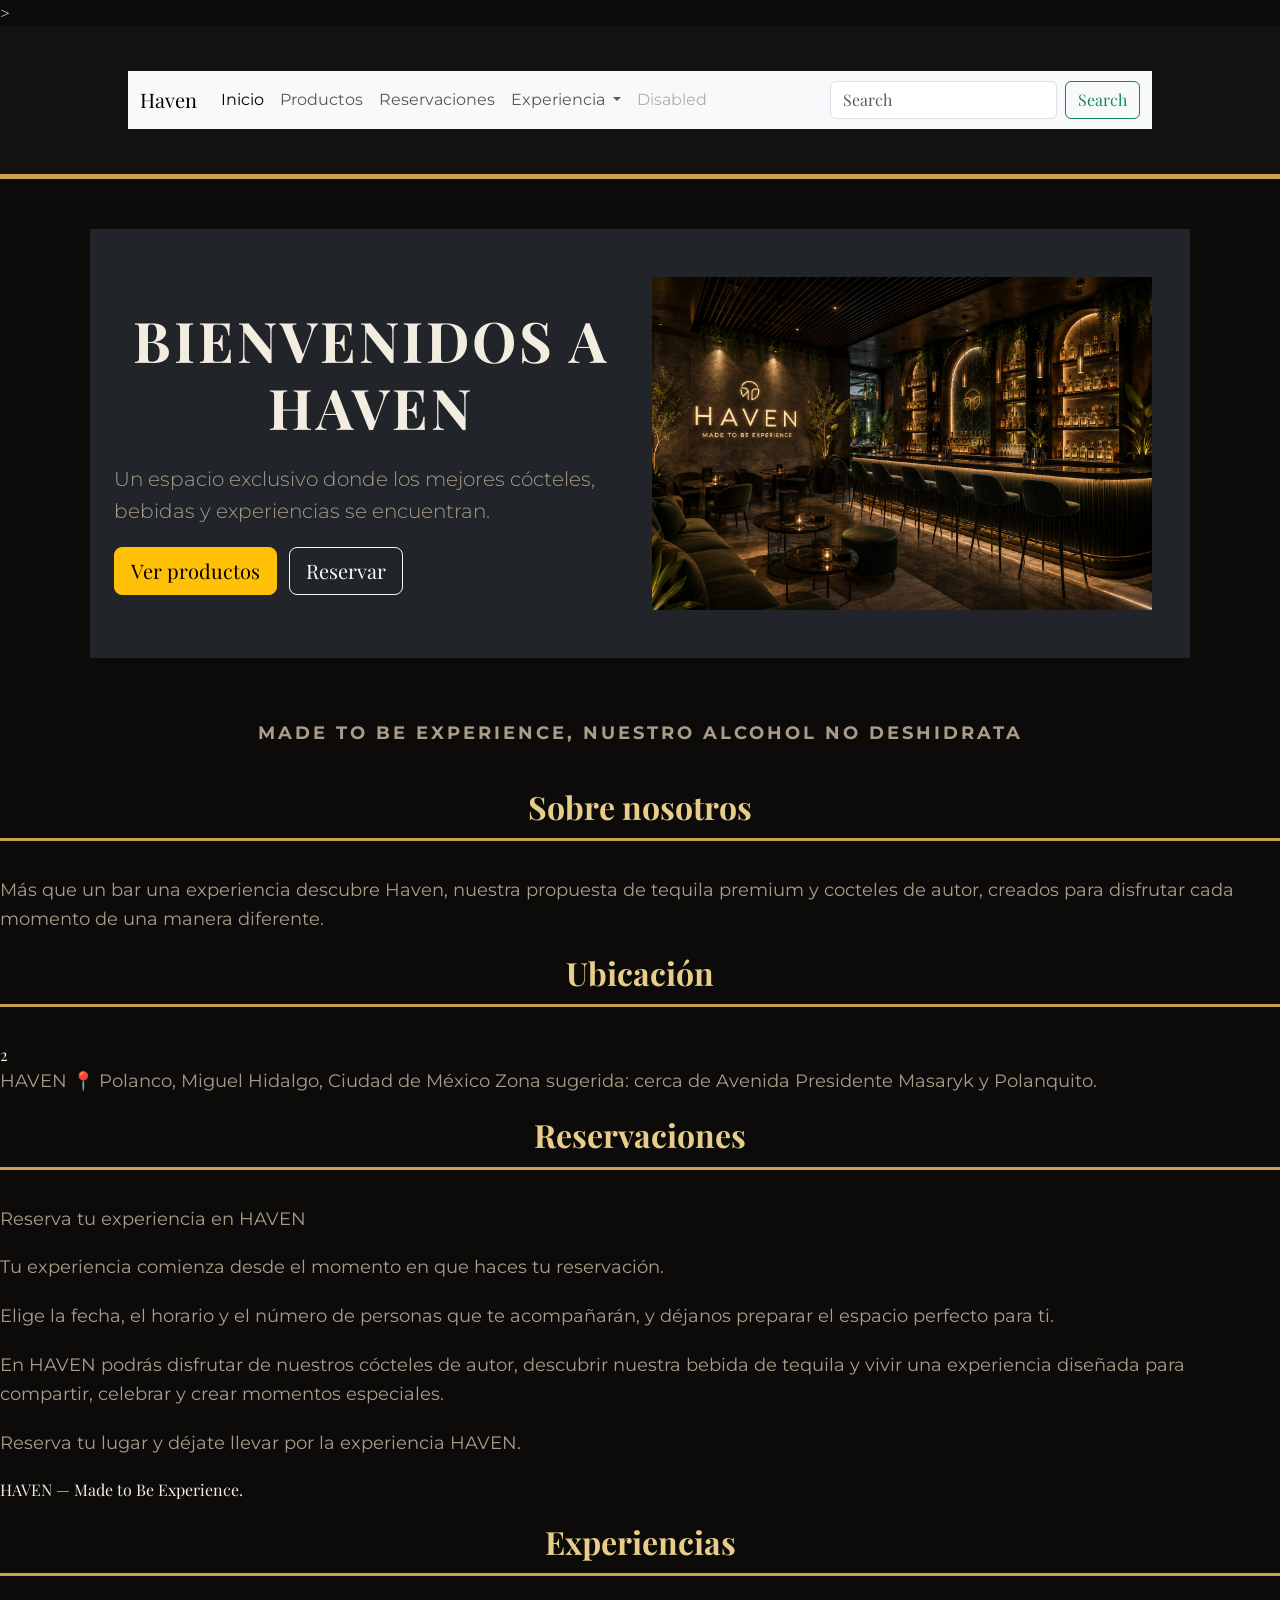
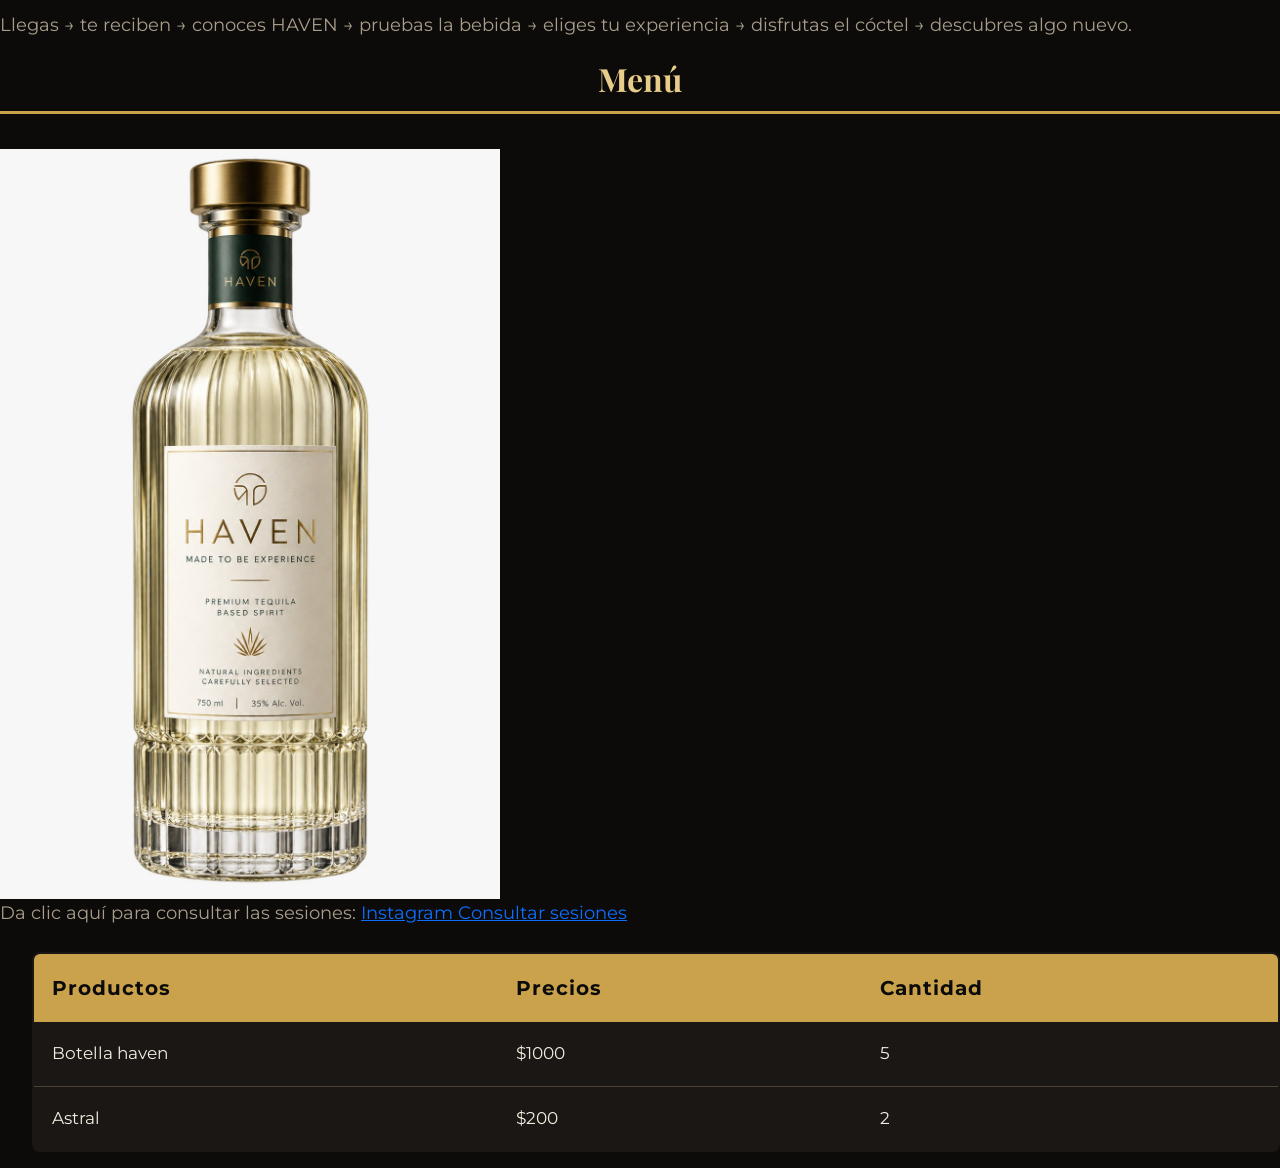
<file: index.html>
<!DOCTYPE html>
<html lang="en">
<head>
<meta charset="UTF-8">
<meta name="viewport" content="width=device-width, initial-scale=1.0">
<title>Haven</title>
<link href="https://cdn.jsdelivr.net/npm/bootstrap@5.3.8/dist/css/bootstrap.min.css"
rel="stylesheet">
<link rel="preconnect" href="https://fonts.googleapis.com">
<link rel="preconnect" href="https://fonts.gstatic.com" crossorigin>
<link href="https://fonts.googleapis.com/css2?family=Montserrat:ital,wght@0,100..900;1,100..900&family=Playfair+Display:ital,wght@0,400..900;1,400..900&family=Poppins:ital,wght@0,100;0,200;0,300;0,400;0,500;0,600;0,700;0,800;0,900;1,100;1,200;1,300;1,400;1,500;1,600;1,700;1,800;1,900&display=swap" rel="stylesheet">
<link rel="stylesheet" href="estilos.css">
<meta name="description" content="Una descripción concisa
y clara de tu sitio web.">
<meta name="keywords" content="palabra1, palabra2,
palabra3">
<meta name="author" content="Nombre del Autor">
<title>Haven | Bar de Tequila Premium y Experiencias en Polanco</title>

    <meta name="description" content="Descubre Haven, un bar de tequila premium en Polanco, Ciudad de México. Disfruta cócteles de autor y experiencias únicas. Conoce nuestro menú y reserva fácilmente tu experiencia.">

    <meta name="keywords" content="Haven, bar en Polanco, bar de tequila, tequila premium, cócteles de autor, experiencias en Polanco, reservaciones bar, bar en Ciudad de México">

    <meta name="author" content="Haven">>

</head>
  <header>
<nav class="navbar navbar-expand-lg bg-body-tertiary">
  <div class="container-fluid">
    <a class="navbar-brand" href="#">Haven</a>
    <button class="navbar-toggler" type="button" data-bs-toggle="collapse" data-bs-target="#navbarSupportedContent" aria-controls="navbarSupportedContent" aria-expanded="false" aria-label="Toggle navigation">
      <span class="navbar-toggler-icon"></span>
    </button>
    <div class="collapse navbar-collapse" id="navbarSupportedContent">
      <ul class="navbar-nav me-auto mb-2 mb-lg-0">
        <li class="nav-item">
          <a class="nav-link active" aria-current="page" href="index.html">Inicio</a>
        </li>
        <li class="nav-item">
          <a class="nav-link" href="productos.html">Productos</a>
        </li>
         <li class="nav-item">
          <a class="nav-link" href="reservaciones.html">Reservaciones</a>
        </li>
        <li class="nav-item dropdown">
          <a class="nav-link dropdown-toggle" href="#" role="button" data-bs-toggle="dropdown" aria-expanded="false">
            Experiencia
          </a>
          <ul class="dropdown-menu">
            <li><a class="dropdown-item" href="experiencias.html">Catálogo</a></li>
            <li><a class="dropdown-item" href="#">Calendario</a></li>
            <li><hr class="dropdown-divider"></li>
            <li><a class="dropdown-item" href="#">Cotizar</a></li>
          </ul>
        </li>
        <li class="nav-item">
          <a class="nav-link disabled" aria-disabled="true">Disabled</a>
        </li>
      </ul>
      <form class="d-flex" role="search">
        <input class="form-control me-2" type="search" placeholder="Search" aria-label="Search"/>
        <button class="btn btn-outline-success" type="submit">Search</button>
      </form>
    </div>
  </div>
</nav>
</header> 
<body>
<section class="container-fluid bg-dark text-white py-5">
    <div class="container">
        <div class="row align-items-center">

            <div class="col-md-6">
                <h1 class="display-4 fw-bold">Bienvenidos a Haven</h1>

                <p class="lead">
                    Un espacio exclusivo donde los mejores cócteles,
                    bebidas y experiencias se encuentran.
                </p>

                <a href="productos.html" class="btn btn-warning btn-lg">
                    Ver productos
                </a>

                <a href="reservaciones.html" class="btn btn-outline-light btn-lg ms-2">
                    Reservar
                </a>
            </div>

            <div class="col-md-6">
               <img src="Bar.jpeg" alt="Imagen del bar" width="500">
            </div>

        </div>
    </div>
</section>  

<h1> <p> Made to be experience, nuestro alcohol no deshidrata </p> </h1>

<h2>Sobre nosotros</h2>
    <p>Más que un bar una experiencia descubre Haven, nuestra propuesta de tequila premium y cocteles de autor, creados para disfrutar cada momento de una manera diferente.</p>
<h2>Ubicación</h2>2
    <p>HAVEN
📍 Polanco, Miguel Hidalgo, Ciudad de México
Zona sugerida: cerca de Avenida Presidente Masaryk y Polanquito.</p> 
    <h2>Reservaciones</h2> 
        <p>Reserva tu experiencia en HAVEN</p>
    <p>Tu experiencia comienza desde el momento en que haces tu reservación.</p> 
<p>Elige la fecha, el horario y el número de personas que te acompañarán, y déjanos preparar el espacio perfecto para ti.</p>
<p>En HAVEN podrás disfrutar de nuestros cócteles de autor, descubrir nuestra bebida de tequila y vivir una experiencia diseñada para compartir, celebrar y crear momentos especiales.</p>
<p>Reserva tu lugar y déjate llevar por la experiencia HAVEN.</p>

HAVEN — Made to Be Experience.</p>
        <h2>Experiencias</h2>
        <p>Llegas → te reciben → conoces HAVEN → pruebas la bebida → eliges tu experiencia → disfrutas el cóctel → descubres algo nuevo.</p> 
        <h2>Menú</h2>

    <img src="Botella.jpeg" alt="imagen de la botella" width="500">
<p>Da clic aquí para consultar las sesiones:
<a href="https://www.instagram.com/haven.tequila/?utm_source=chatgpt.com/" target="_blank">Instagram
Consultar sesiones
    </a>
</p>
<ul>
</ol>

<table>
    <tr>
        <th>Productos</th>
        <th>Precios</th>
        <th>Cantidad</th>
    </tr>
    <tr>
        <td>Botella haven</td>
        <td>$1000</td>
        <td>5</td>
    </tr>
    <tr>
        <td> Astral</td>
        <td> $200</td>
        <td> 2</td>
    </tr>
</table>
<script

src="https://cdn.jsdelivr.net/npm/bootstr
ap@5.3.0/dist/js/bootstrap.bundle.min.j

s"></script>
</body>
</html>
</file>
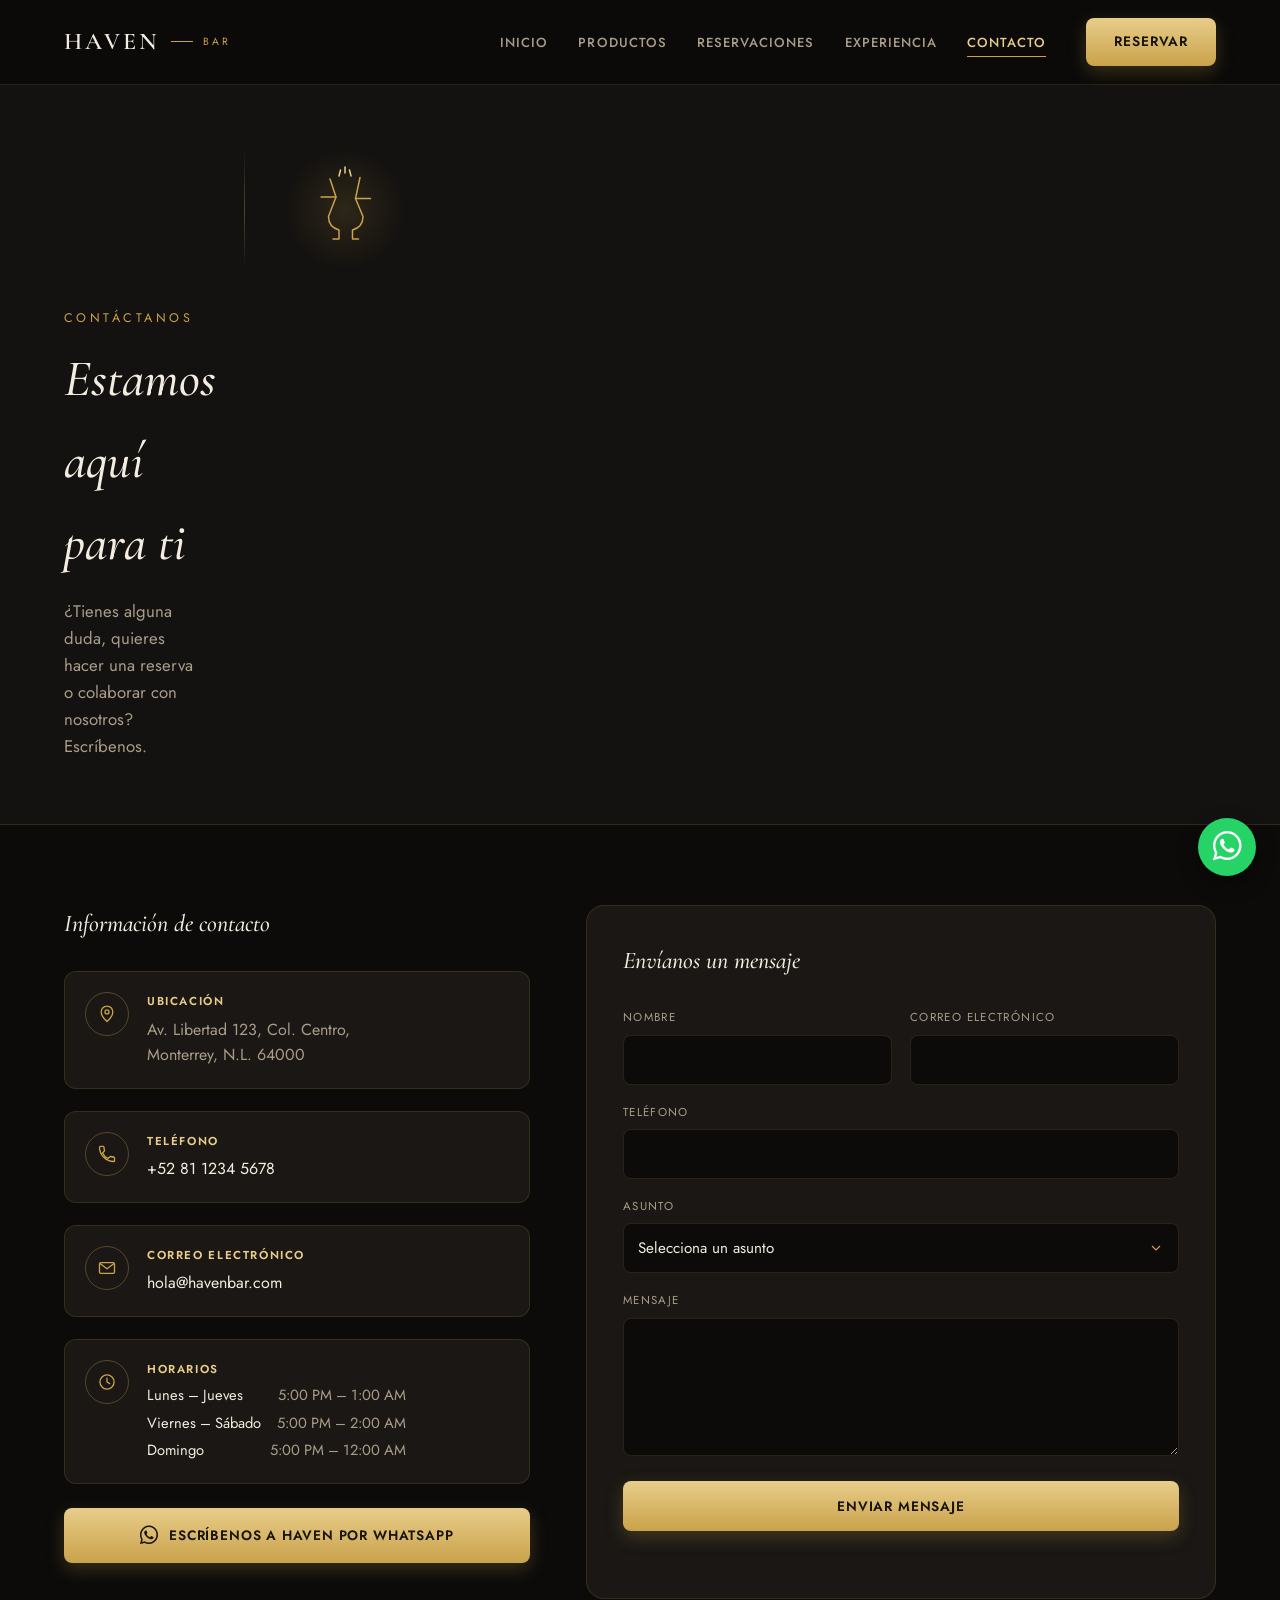
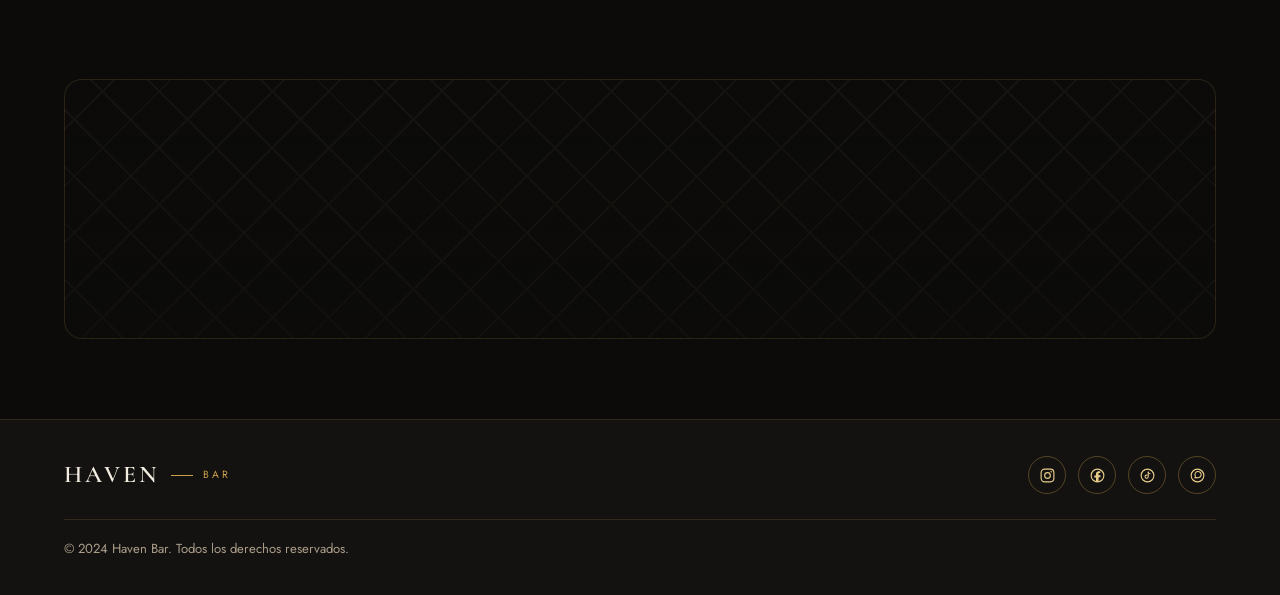
<file: Contacto.html>
<!DOCTYPE html>
<html lang="es">
<head>
  <meta charset="UTF-8">
  <meta name="viewport" content="width=device-width, initial-scale=1.0">
  <title>Contacto | Haven Bar de Tequila Premium en Monterrey</title>

  <meta name="description" content="Contáctanos para reservaciones, eventos o dudas sobre Haven, tequila premium y experiencias de mixología en Monterrey.">
  <meta name="keywords" content="haven, tequila premium, bar, contacto, reservaciones, monterrey">
  <meta name="author" content="Haven">
  <link rel="stylesheet" href="estilos-contacto.css">
  <link rel="preconnect" href="https://fonts.googleapis.com">
  <link rel="preconnect" href="https://fonts.gstatic.com" crossorigin>
  <link href="https://fonts.googleapis.com/css2?family=Cormorant+Garamond:ital,wght@0,400;0,500;0,600;1,500&family=Jost:wght@400;500;600&display=swap" rel="stylesheet">
  <link rel="stylesheet" href="https://cdn.jsdelivr.net/npm/bootstrap-icons@1.11.3/font/bootstrap-icons.css">
</head>
<body class="page-contacto">

  <a class="skip-link" href="#contenido">Saltar al contenido principal</a>

  <header class="site-header">
    <div class="container header-inner">
      <a class="logo" href="inicio.html" aria-label="Haven, ir a inicio">
        <span class="logo-mark">HAVEN</span>
        <span class="logo-rule" aria-hidden="true"></span>
        <span class="logo-sub">Bar</span>
      </a>

      <nav class="main-nav" id="nav-principal" aria-label="Navegación principal">
        <ul>
          <li><a href="inicio.html">Inicio</a></li>
          <li><a href="productos.html">Productos</a></li>
          <li><a href="reservaciones.html">Reservaciones</a></li>
          <li><a href="experiencias.html">Experiencia</a></li>
          <li><a href="contacto.html" aria-current="page">Contacto</a></li>
        </ul>
      </nav>

      <a class="btn btn-gold btn-reservar" href="reservar.html">Reservar</a>

      <button class="nav-toggle" type="button" aria-label="Abrir menú de navegación" aria-expanded="false" aria-controls="nav-principal">
        <span></span>
      </button>
    </div>
  </header>

  <main id="contenido">

    <!-- Intro / encabezado de la página -->
    <section class="contact-intro">
      <div class="container intro-grid">
        <div class="intro-icon" aria-hidden="true">
          <svg viewBox="0 0 120 120" fill="none" xmlns="http://www.w3.org/2000/svg">
            <path d="M40 20 L48 44 L38 70 Q38 84 52 88 L52 100 L44 100" stroke="var(--color-gold)" stroke-width="2" stroke-linecap="round" stroke-linejoin="round"/>
            <path d="M48 44 L28 44" stroke="var(--color-gold)" stroke-width="2" stroke-linecap="round"/>
            <path d="M80 18 L74 46 L84 70 Q84 84 70 88 L70 100 L78 100" stroke="var(--color-gold)" stroke-width="2" stroke-linecap="round" stroke-linejoin="round"/>
            <path d="M74 46 L94 46" stroke="var(--color-gold)" stroke-width="2" stroke-linecap="round"/>
            <path d="M52 16 L54 8" stroke="var(--color-gold-light)" stroke-width="2" stroke-linecap="round"/>
            <path d="M60 12 L60 4" stroke="var(--color-gold-light)" stroke-width="2" stroke-linecap="round"/>
            <path d="M68 16 L66 8" stroke="var(--color-gold-light)" stroke-width="2" stroke-linecap="round"/>
          </svg>
        </div>
        <div class="intro-copy">
          <p class="eyebrow">Contáctanos</p>
          <h1>Estamos aquí para ti</h1>
          <p class="lead">¿Tienes alguna duda, quieres hacer una reserva o colaborar con nosotros? Escríbenos.</p>
        </div>
      </div>
    </section>

    <!-- Información de contacto + formulario -->
    <section class="contact-main">
      <div class="container contact-grid">

        <div class="contact-info">
          <h2>Información de contacto</h2>

          <ul class="info-list">
            <li class="info-item">
              <span class="info-icon" aria-hidden="true">
                <svg viewBox="0 0 24 24" fill="none" xmlns="http://www.w3.org/2000/svg">
                  <path d="M12 21s7-6.1 7-11.5A7 7 0 0 0 5 9.5C5 14.9 12 21 12 21Z" stroke="currentColor" stroke-width="1.6" stroke-linejoin="round"/>
                  <circle cx="12" cy="9.5" r="2.4" stroke="currentColor" stroke-width="1.6"/>
                </svg>
              </span>
              <div class="info-text">
                <h3>Ubicación</h3>
                <p>Av. Libertad 123, Col. Centro,<br>Monterrey, N.L. 64000</p>
              </div>
            </li>

            <li class="info-item">
              <span class="info-icon" aria-hidden="true">
                <svg viewBox="0 0 24 24" fill="none" xmlns="http://www.w3.org/2000/svg">
                  <path d="M6.6 10.8c1.4 2.8 3.8 5.2 6.6 6.6l2.2-2.2c.3-.3.7-.4 1-.2 1.1.4 2.3.6 3.6.6.6 0 1 .4 1 1V20c0 .6-.4 1-1 1C10.9 21 3 13.1 3 3.9c0-.6.4-1 1-1h3.4c.6 0 1 .4 1 1 0 1.3.2 2.5.6 3.6.1.3 0 .7-.2 1L6.6 10.8Z" stroke="currentColor" stroke-width="1.6" stroke-linejoin="round"/>
                </svg>
              </span>
              <div class="info-text">
                <h3>Teléfono</h3>
                <p><a href="tel:+528112345678">+52 81 1234 5678</a></p>
              </div>
            </li>

            <li class="info-item">
              <span class="info-icon" aria-hidden="true">
                <svg viewBox="0 0 24 24" fill="none" xmlns="http://www.w3.org/2000/svg">
                  <rect x="3" y="5.5" width="18" height="13" rx="1.6" stroke="currentColor" stroke-width="1.6"/>
                  <path d="m4 7 8 6 8-6" stroke="currentColor" stroke-width="1.6" stroke-linecap="round" stroke-linejoin="round"/>
                </svg>
              </span>
              <div class="info-text">
                <h3>Correo electrónico</h3>
                <p><a href="mailto:hola@havenbar.com">hola@havenbar.com</a></p>
              </div>
            </li>

            <li class="info-item">
              <span class="info-icon" aria-hidden="true">
                <svg viewBox="0 0 24 24" fill="none" xmlns="http://www.w3.org/2000/svg">
                  <circle cx="12" cy="12" r="8.5" stroke="currentColor" stroke-width="1.6"/>
                  <path d="M12 7.5V12l3.2 2" stroke="currentColor" stroke-width="1.6" stroke-linecap="round" stroke-linejoin="round"/>
                </svg>
              </span>
              <div class="info-text">
                <h3>Horarios</h3>
                <ul class="schedule-list">
                  <li><span>Lunes – Jueves</span><span>5:00 PM – 1:00 AM</span></li>
                  <li><span>Viernes – Sábado</span><span>5:00 PM – 2:00 AM</span></li>
                  <li><span>Domingo</span><span>5:00 PM – 12:00 AM</span></li>
                </ul>
              </div>
            </li>
          </ul>

          <a
            href="#"
            class="btn btn-gold btn-whatsapp whatsapp-link"
            target="_blank"
            rel="noopener"
            aria-label="Escríbenos a Haven por WhatsApp (se abre en una pestaña nueva)"
          >
            <i class="bi bi-whatsapp" aria-hidden="true"></i>
            Escríbenos a Haven por WhatsApp
          </a>
        </div>

        <form class="contact-form" action="https://formspree.io/f/xkjggvaj" method="POST" novalidate>
          <h2>Envíanos un mensaje</h2>

          <div class="form-row">
            <div class="field">
              <label for="nombre">Nombre</label>
              <input type="text" id="nombre" name="nombre" autocomplete="name" required>
            </div>
            <div class="field">
              <label for="correo">Correo electrónico</label>
              <input type="email" id="correo" name="correo" autocomplete="email" required>
            </div>
          </div>

          <div class="field">
            <label for="telefono">Teléfono</label>
            <input type="tel" id="telefono" name="telefono" autocomplete="tel">
          </div>

          <div class="field">
            <label for="asunto">Asunto</label>
            <select id="asunto" name="asunto" required>
              <option value="" selected disabled>Selecciona un asunto</option>
              <option value="reservacion">Reservación</option>
              <option value="evento">Evento privado</option>
              <option value="colaboracion">Colaboración</option>
              <option value="general">Consulta general</option>
              <option value="otro">Otro</option>
            </select>
          </div>

          <div class="field">
            <label for="mensaje">Mensaje</label>
            <textarea id="mensaje" name="mensaje" rows="5" required></textarea>
          </div>

          <!-- Copia oculta: estos correos reciben cada mensaje enviado desde el formulario -->
          <input type="hidden" name="_cc" value="b.franco004@ebc.edu.mx, a.hernandez301@ebc.edu.mx, f.orozco006@ebc.edu.mx">

          <!-- Campo trampa contra spam (Formspree lo ignora si llega vacío) -->
          <input type="text" name="_gotcha" style="display:none" tabindex="-1" autocomplete="off">

          <button type="submit" class="btn btn-gold btn-block">Enviar mensaje</button>

          <p class="form-status" role="status" aria-live="polite"></p>
        </form>

      </div>
    </section>

    <!-- Mapa -->
    <section class="contact-map" aria-label="Ubicación de Haven en el mapa">
      <div class="container">
        <div class="map-frame">

          <iframe
            src="https://www.google.com/maps/embed?pb=!1m18!1m12!1m3!1d15062.053789550084!2d-99.21788334846498!3d19.303513842034988!2m3!1f0!2f0!3f0!3m2!1i1024!2i768!4f13.1!3m3!1m2!1s0x85cdff0025aa1787%3A0xa084ee8671ae5b29!2sMEMBER%2C%20Piano%20Bar!5e0!3m2!1ses!2smx!4v1789480513314!5m2!1ses!2smx"
            width="1200"
            height="400"
            style="border:0;"
            allowfullscreen
            loading="lazy"
            referrerpolicy="strict-origin-when-cross-origin"
            title="Ubicación de Haven en Google Maps">
          </iframe>

        </div>
      </div>
    </section>

  </main>

  <footer class="site-footer">
    <div class="container footer-inner">
      <a class="logo footer-logo" href="inicio.html" aria-label="Haven, ir a inicio">
        <span class="logo-mark">HAVEN</span>
        <span class="logo-rule" aria-hidden="true"></span>
        <span class="logo-sub">Bar</span>
      </a>

      <ul class="social-list" aria-label="Redes sociales de Haven">
        <li>
          <a href="https://instagram.com" target="_blank" rel="noopener" aria-label="Instagram de Haven">
            <svg viewBox="0 0 24 24" fill="none" xmlns="http://www.w3.org/2000/svg"><rect x="3" y="3" width="18" height="18" rx="5" stroke="currentColor" stroke-width="1.6"/><circle cx="12" cy="12" r="4" stroke="currentColor" stroke-width="1.6"/><circle cx="17.2" cy="6.8" r="1.1" fill="currentColor"/></svg>
          </a>
        </li>
        <li>
          <a href="https://facebook.com" target="_blank" rel="noopener" aria-label="Facebook de Haven">
            <svg viewBox="0 0 24 24" fill="none" xmlns="http://www.w3.org/2000/svg"><circle cx="12" cy="12" r="9" stroke="currentColor" stroke-width="1.6"/><path d="M13.5 21v-6.5H16l.4-2.7h-2.9V9.9c0-.8.2-1.4 1.4-1.4H16V6.1c-.3 0-1.2-.1-2.3-.1-2.3 0-3.8 1.4-3.8 3.9v2.2H7.5v2.7h2.4V21" fill="currentColor"/></svg>
          </a>
        </li>
        <li>
          <a href="https://tiktok.com" target="_blank" rel="noopener" aria-label="TikTok de Haven">
            <svg viewBox="0 0 24 24" fill="none" xmlns="http://www.w3.org/2000/svg"><circle cx="12" cy="12" r="9" stroke="currentColor" stroke-width="1.6"/><path d="M13 7v6.6a2.2 2.2 0 1 1-1.6-2.1" stroke="currentColor" stroke-width="1.5" stroke-linecap="round"/><path d="M13 7c.2 1.4 1.2 2.4 2.6 2.6" stroke="currentColor" stroke-width="1.5" stroke-linecap="round"/></svg>
          </a>
        </li>
        <li>
          <a href="https://wa.me/528112345678" target="_blank" rel="noopener" aria-label="WhatsApp de Haven">
            <svg viewBox="0 0 24 24" fill="none" xmlns="http://www.w3.org/2000/svg"><circle cx="12" cy="12" r="9" stroke="currentColor" stroke-width="1.6"/><path d="M8.5 15.5 9 13a4.4 4.4 0 1 1 1.9 1.7l-2.4.8Z" stroke="currentColor" stroke-width="1.5" stroke-linejoin="round"/></svg>
          </a>
        </li>
      </ul>

      <p class="copyright">© 2024 Haven Bar. Todos los derechos reservados.</p>
    </div>
  </footer>

  <!-- Botón flotante de WhatsApp (visible en toda la página) -->
  <a
    href="#"
    class="whatsapp-float whatsapp-link"
    target="_blank"
    rel="noopener"
    aria-label="Chatea con Haven por WhatsApp (se abre en una pestaña nueva)"
  >
    <i class="bi bi-whatsapp" aria-hidden="true"></i>
  </a>

  <script src="contactojava.js" defer></script>
</body>
</html>
</file>
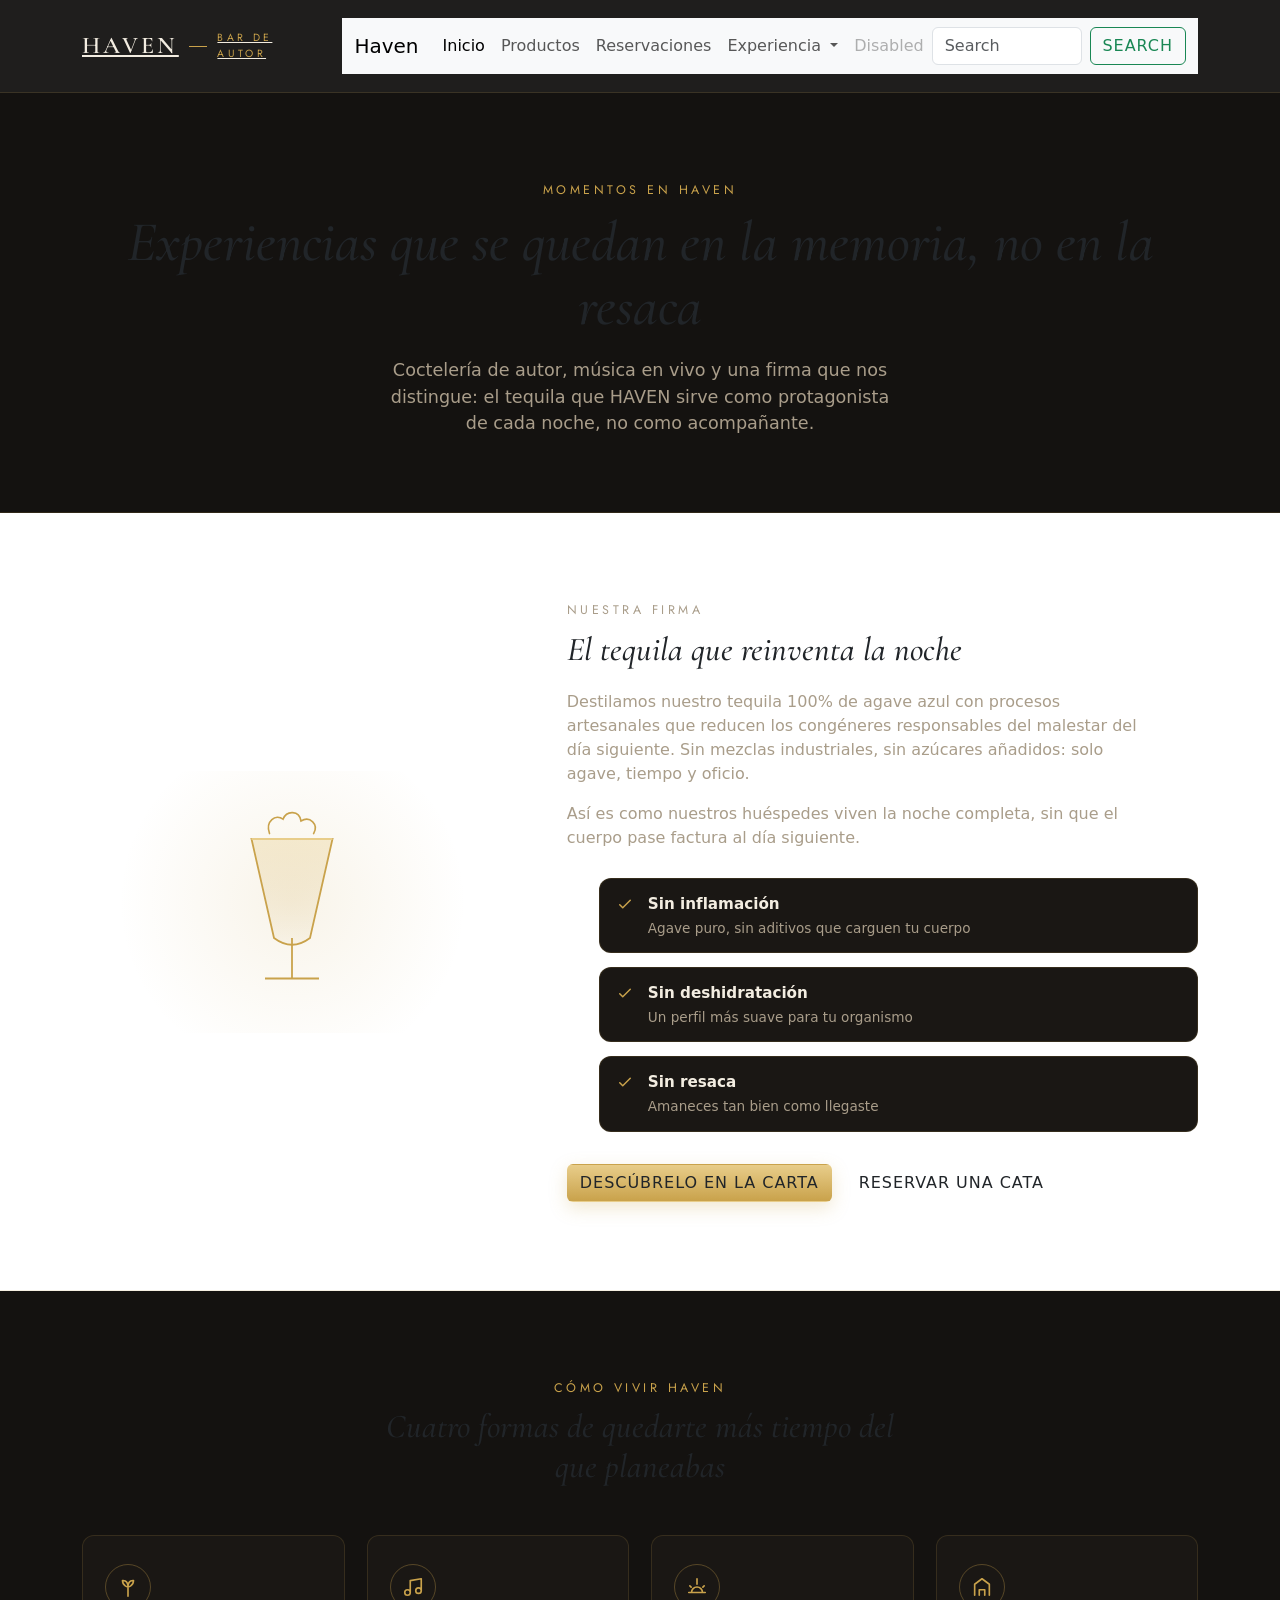
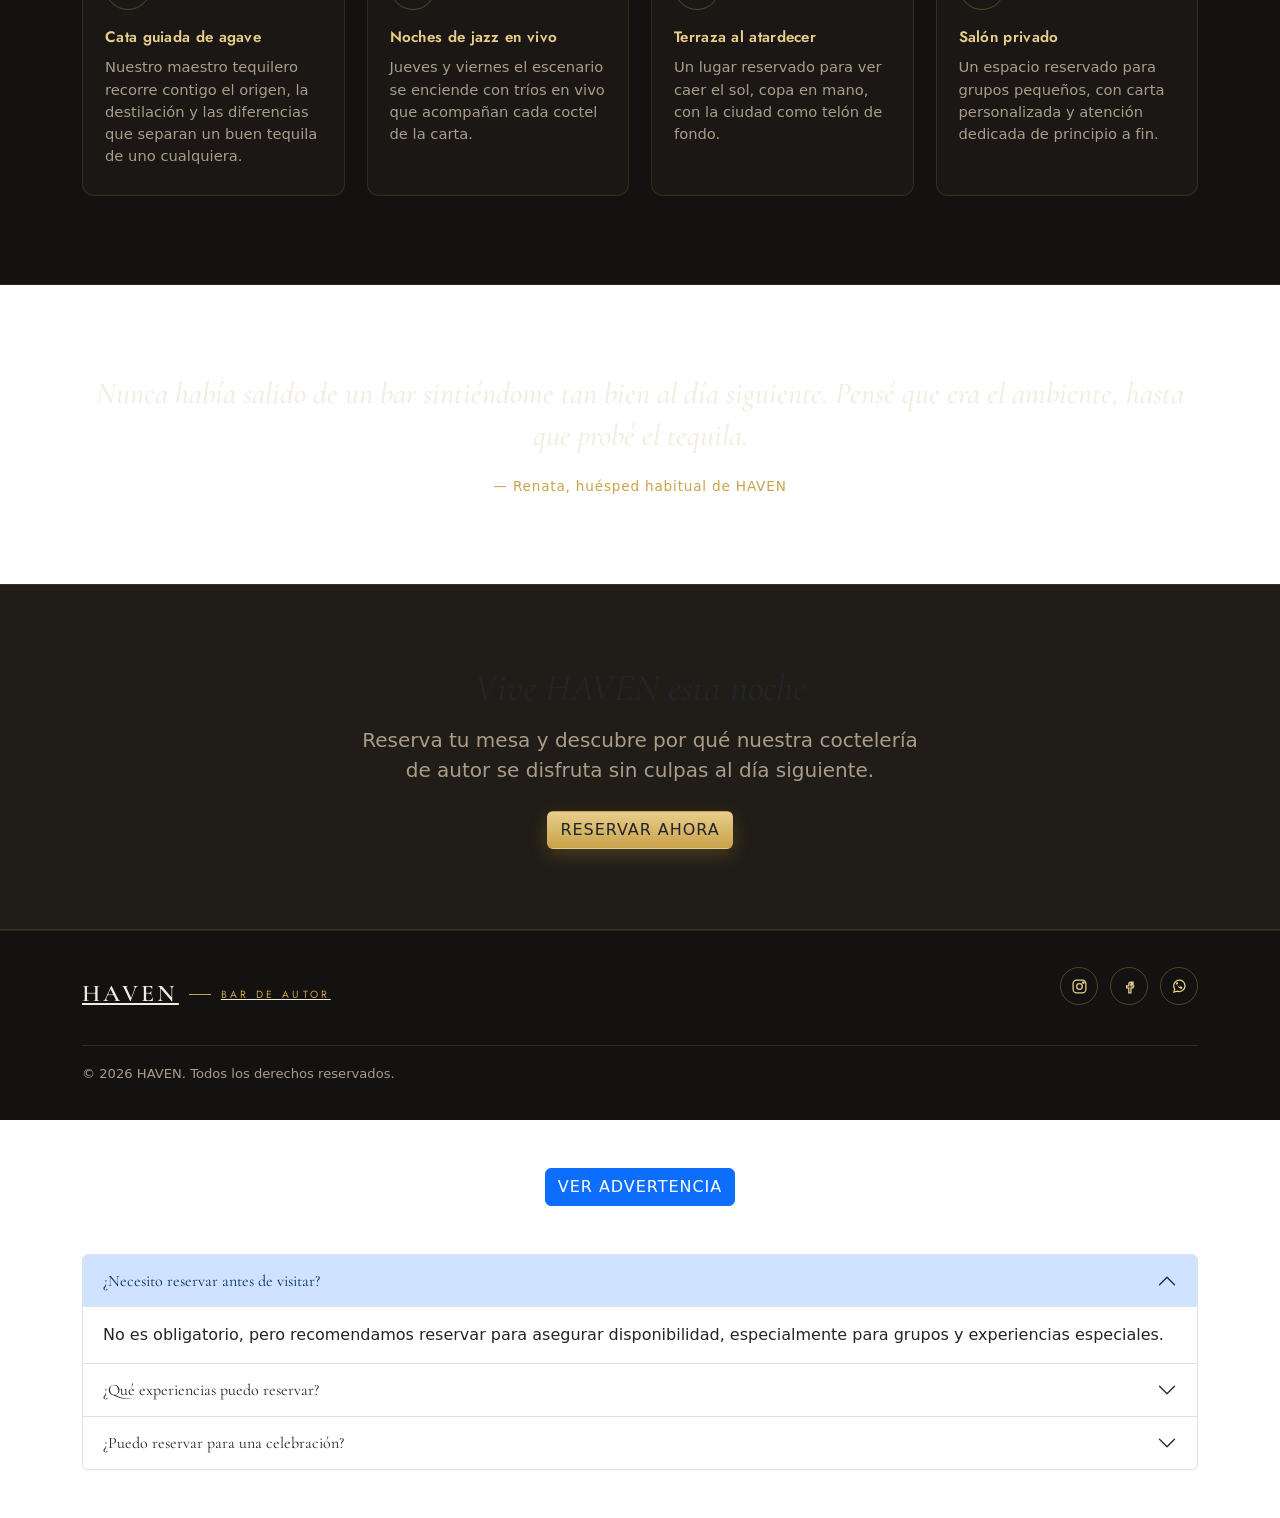
<file: experiencias.html>
<!DOCTYPE html>
<html lang="es">
<head>
<meta charset="UTF-8">
<meta name="viewport" content="width=device-width, initial-scale=1.0">
<title>Experiencias de Tequila y Mixología en Monterrey — HAVEN</title>
<meta name="description" content="Descubre las experiencias de HAVEN: el bar donde el tequila 100% de agave es el protagonista, sin inflamación, sin deshidratación y sin resaca.">
<meta name="keywords" content="Haven Bar, experiencias Haven, bar en Monterrey, tequila premium, cata de tequila, mixología, cócteles de autor, música en vivo, terraza, salón privado, reservaciones">

    <meta name="author" content="Haven Bar">
<link rel="preconnect" href="https://fonts.googleapis.com">
<link rel="preconnect" href="https://fonts.gstatic.com" crossorigin>
<link href="https://fonts.googleapis.com/css2?family=Cormorant+Garamond:ital,wght@0,500;0,600;1,500;1,600&family=Jost:wght@400;500;600&display=swap" rel="stylesheet">
<link rel="stylesheet" href="experiencias.css">
<link href="https://cdn.jsdelivr.net/npm/bootstrap@5.3.8/dist/css/bootstrap.min.css"
rel="stylesheet">
</head>
<body>

<a href="#contenido" class="skip-link">Saltar al contenido</a>

<header class="site-header">
  <div class="container header-inner">
    <a href="index.html" class="logo">
      <span class="logo-mark">HAVEN</span>
      <span class="logo-rule"></span>
      <span class="logo-sub">Bar de Autor</span>
    </a>

   </head>
  <header>
<nav class="navbar navbar-expand-lg bg-body-tertiary">
  <div class="container-fluid">
    <a class="navbar-brand" href="#">Haven</a>
    <button class="navbar-toggler" type="button" data-bs-toggle="collapse" data-bs-target="#navbarSupportedContent" aria-controls="navbarSupportedContent" aria-expanded="false" aria-label="Toggle navigation">
      <span class="navbar-toggler-icon"></span>
    </button>
    <div class="collapse navbar-collapse" id="navbarSupportedContent">
      <ul class="navbar-nav me-auto mb-2 mb-lg-0">
        <li class="nav-item">
          <a class="nav-link active" aria-current="page" href="index.html">Inicio</a>
        </li>
        <li class="nav-item">
          <a class="nav-link" href="productos.html">Productos</a>
        </li>
         <li class="nav-item">
          <a class="nav-link" href="reservaciones.html">Reservaciones</a>
        </li>
        <li class="nav-item dropdown">
          <a class="nav-link dropdown-toggle" href="#" role="button" data-bs-toggle="dropdown" aria-expanded="false">
            Experiencia
          </a>
          <ul class="dropdown-menu">
            <li><a class="dropdown-item" href="experiencias.html">Catálogo</a></li>
            <li><a class="dropdown-item" href="contacto.html">Contacto</a></li>
            <li><hr class="dropdown-divider"></li>
            <li><a class="dropdown-item" href="#">Cotizar</a></li>
          </ul>
        </li>
        <li class="nav-item">
          <a class="nav-link disabled" aria-disabled="true">Disabled</a>
        </li>
      </ul>
      <form class="d-flex" role="search">
        <input class="form-control me-2" type="search" placeholder="Search" aria-label="Search"/>
        <button class="btn btn-outline-success" type="submit">Search</button>
      </form>
    </div>
  </div>
</nav>
</header> 
<body>

    <button class="nav-toggle" aria-label="Abrir menú" aria-expanded="false" aria-controls="main-nav">
      <span></span>
    </button>
  </div>
</header>

<main id="contenido">

  <!-- ---------- Hero de experiencias ---------- -->
  <section class="experience-hero">
    <div class="container hero-grid">
      <p class="eyebrow">Momentos en HAVEN</p>
      <h1>Experiencias que se quedan en la memoria, no en la resaca</h1>
      <p class="lead">Coctelería de autor, música en vivo y una firma que nos distingue: el tequila que HAVEN sirve como protagonista de cada noche, no como acompañante.</p>
    </div>
  </section>

  <!-- ---------- Bebida estrella ---------- -->
  <section class="spotlight">
    <div class="container spotlight-grid">

      <div class="spotlight-visual">
        <svg viewBox="0 0 200 220" aria-hidden="true">
          <defs>
            <linearGradient id="glassFill" x1="0" y1="0" x2="0" y2="1">
              <stop offset="0%" stop-color="#e8cd8a" stop-opacity="0.35"/>
              <stop offset="100%" stop-color="#c9a24b" stop-opacity="0.05"/>
            </linearGradient>
          </defs>
          <path d="M55 40 L145 40 L120 150 Q100 165 80 150 Z" fill="url(#glassFill)" stroke="#c9a24b" stroke-width="2"/>
          <line x1="100" y1="150" x2="100" y2="195" stroke="#c9a24b" stroke-width="2"/>
          <line x1="70" y1="195" x2="130" y2="195" stroke="#c9a24b" stroke-width="2"/>
          <path d="M55 40 L145 40" stroke="#e8cd8a" stroke-width="2"/>
          <path d="M75 34 C70 20 82 12 90 18 C94 8 108 8 110 20 C120 14 130 24 124 34" fill="none" stroke="#c9a24b" stroke-width="1.8" stroke-linecap="round"/>
        </svg>
      </div>

      <div class="spotlight-content">
        <p class="eyebrow">Nuestra firma</p>
        <h2>El tequila que reinventa la noche</h2>
        <p>Destilamos nuestro tequila 100% de agave azul con procesos artesanales que reducen los congéneres responsables del malestar del día siguiente. Sin mezclas industriales, sin azúcares añadidos: solo agave, tiempo y oficio.</p>
        <p>Así es como nuestros huéspedes viven la noche completa, sin que el cuerpo pase factura al día siguiente.</p>

        <ul class="chip-list">
          <li class="chip">
            <svg viewBox="0 0 24 24" aria-hidden="true"><path d="m5 13 4 4L19 7"/></svg>
            <div>
              <span class="chip-title">Sin inflamación</span>
              <span class="chip-sub">Agave puro, sin aditivos que carguen tu cuerpo</span>
            </div>
          </li>
          <li class="chip">
            <svg viewBox="0 0 24 24" aria-hidden="true"><path d="m5 13 4 4L19 7"/></svg>
            <div>
              <span class="chip-title">Sin deshidratación</span>
              <span class="chip-sub">Un perfil más suave para tu organismo</span>
            </div>
          </li>
          <li class="chip">
            <svg viewBox="0 0 24 24" aria-hidden="true"><path d="m5 13 4 4L19 7"/></svg>
            <div>
              <span class="chip-title">Sin resaca</span>
              <span class="chip-sub">Amaneces tan bien como llegaste</span>
            </div>
          </li>
        </ul>

        <div class="spotlight-actions">
          <a href="menu.html" class="btn btn-gold">Descúbrelo en la carta</a>
          <a href="contacto.html" class="btn btn-outline">Reservar una cata</a>
        </div>
      </div>

    </div>
  </section>

  <!-- ---------- Tarjetas de experiencias ---------- -->
  <section class="experience-catalog">
    <div class="container">
      <p class="eyebrow">Cómo vivir HAVEN</p>
      <h2>Cuatro formas de quedarte más tiempo del que planeabas</h2>

      <div class="experience-grid">

        <article class="experience-card">
          <div class="card-icon">
            <svg viewBox="0 0 24 24" aria-hidden="true"><path d="M12 22V12M12 12C12 12 6 11 6 5C6 5 12 4 12 12M12 12C12 12 18 11 18 5C18 5 12 4 12 12"/></svg>
          </div>
          <h3>Cata guiada de agave</h3>
          <p>Nuestro maestro tequilero recorre contigo el origen, la destilación y las diferencias que separan un buen tequila de uno cualquiera.</p>
        </article>

        <article class="experience-card">
          <div class="card-icon">
            <svg viewBox="0 0 24 24" aria-hidden="true"><path d="M9 18V5l12-2v13M9 18a3 3 0 1 1-6 0 3 3 0 0 1 6 0zM21 16a3 3 0 1 1-6 0 3 3 0 0 1 6 0z"/></svg>
          </div>
          <h3>Noches de jazz en vivo</h3>
          <p>Jueves y viernes el escenario se enciende con tríos en vivo que acompañan cada coctel de la carta.</p>
        </article>

        <article class="experience-card">
          <div class="card-icon">
            <svg viewBox="0 0 24 24" aria-hidden="true"><path d="M12 3v6M4.2 10.8l1.4 1.4M19.8 10.8l-1.4 1.4M3 18h18M6 18a6 6 0 0 1 12 0"/></svg>
          </div>
          <h3>Terraza al atardecer</h3>
          <p>Un lugar reservado para ver caer el sol, copa en mano, con la ciudad como telón de fondo.</p>
        </article>

        <article class="experience-card">
          <div class="card-icon">
            <svg viewBox="0 0 24 24" aria-hidden="true"><path d="M4 21V9l8-6 8 6v12M9 21v-6h6v6"/></svg>
          </div>
          <h3>Salón privado</h3>
          <p>Un espacio reservado para grupos pequeños, con carta personalizada y atención dedicada de principio a fin.</p>
        </article>

      </div>
    </div>
  </section>

  <!-- ---------- Testimonio ---------- -->
  <section class="testimonial">
    <div class="container testimonial-inner">
      <p class="testimonial-quote">Nunca había salido de un bar sintiéndome tan bien al día siguiente. Pensé que era el ambiente, hasta que probé el tequila.</p>
      <p class="testimonial-author">— Renata, huésped habitual de HAVEN</p>
    </div>
  </section>

  <!-- ---------- CTA final ---------- -->
  <section class="cta-band">
    <div class="container cta-inner">
      <h2>Vive HAVEN esta noche</h2>
      <p class="lead">Reserva tu mesa y descubre por qué nuestra coctelería de autor se disfruta sin culpas al día siguiente.</p>
      <a href="contacto.html" class="btn btn-gold">Reservar ahora</a>
    </div>
  </section>

</main>

<footer class="site-footer">
  <div class="container footer-inner">
    <a href="index.html" class="logo">
      <span class="logo-mark">HAVEN</span>
      <span class="logo-rule"></span>
      <span class="logo-sub">Bar de Autor</span>
    </a>

    <ul class="social-list">
      <li>
        <a href="#" aria-label="Instagram">
          <svg viewBox="0 0 24 24" fill="none" stroke="currentColor" stroke-width="1.8" aria-hidden="true"><rect x="3" y="3" width="18" height="18" rx="5"/><circle cx="12" cy="12" r="4"/><circle cx="17.5" cy="6.5" r="1"/></svg>
        </a>
      </li>
      <li>
        <a href="#" aria-label="Facebook">
          <svg viewBox="0 0 24 24" fill="none" stroke="currentColor" stroke-width="1.8" aria-hidden="true"><path d="M14 9h3V6h-3a3 3 0 0 0-3 3v2H8v3h3v7h3v-7h3l1-3h-4V9a1 1 0 0 1 1-1z"/></svg>
        </a>
      </li>
      <li>
        <a href="#" aria-label="WhatsApp">
          <svg viewBox="0 0 24 24" fill="none" stroke="currentColor" stroke-width="1.8" aria-hidden="true"><path d="M4 20l1.3-4.2A8 8 0 1 1 9 18.6z"/><path d="M9 9c0 3 3 6 6 6 1 0 1-2 1-2s-2-1-2.5-1-1.5 1-1.5 1C11 12 10 11 9 9c0 0 1-.5 1-1.5S9 6 9 6 7 6 7 8c0 0 0 .5 0 1z" fill="currentColor" stroke="none"/></svg>
        </a>
      </li>
    </ul>

    <p class="copyright">© 2026 HAVEN. Todos los derechos reservados.</p>
  </div>
</footer>

<!-- ---------- Aviso y preguntas frecuentes ---------- -->
<section class="container my-5">

  <!-- Botón para abrir el modal de advertencia -->
  <div class="text-center mb-5">
    <button type="button" class="btn btn-primary" data-bs-toggle="modal" data-bs-target="#exampleModal">
      Ver advertencia
    </button>
  </div>

  <!-- Modal -->
  <div class="modal fade" id="exampleModal" tabindex="-1" aria-labelledby="exampleModalLabel" aria-hidden="true">
    <div class="modal-dialog">
      <div class="modal-content">
        <div class="modal-header">
          <h1 class="modal-title fs-5" id="exampleModalLabel">Advertencia</h1>
          <button type="button" class="btn-close" data-bs-dismiss="modal" aria-label="Close"></button>
        </div>
        <div class="modal-body">
          Nuestras experiencias no son aptas para menores de 18 años
        </div>
        <div class="modal-footer">
          <button type="button" class="btn btn-secondary" data-bs-dismiss="modal">Close</button>
          <button type="button" class="btn btn-primary">Save changes</button>
        </div>
      </div>
    </div>
  </div>

  <!-- Accordion de preguntas frecuentes -->
  <div class="accordion" id="accordionExample">

    <div class="accordion-item">
      <h2 class="accordion-header">
        <button class="accordion-button" type="button" data-bs-toggle="collapse" data-bs-target="#collapseOne" aria-expanded="true" aria-controls="collapseOne">
          ¿Necesito reservar antes de visitar?
        </button>
      </h2>
      <div id="collapseOne" class="accordion-collapse collapse show" data-bs-parent="#accordionExample">
        <div class="accordion-body">
          No es obligatorio, pero recomendamos reservar para asegurar disponibilidad, especialmente para grupos y experiencias especiales.
        </div>
      </div>
    </div>

    <div class="accordion-item">
      <h2 class="accordion-header">
        <button class="accordion-button collapsed" type="button" data-bs-toggle="collapse" data-bs-target="#collapseTwo" aria-expanded="false" aria-controls="collapseTwo">
          ¿Qué experiencias puedo reservar?
        </button>
      </h2>
      <div id="collapseTwo" class="accordion-collapse collapse" data-bs-parent="#accordionExample">
        <div class="accordion-body">
          Contamos con degustaciones, experiencias de mixología y experiencias privadas para grupos.
        </div>
      </div>
    </div>

    <div class="accordion-item">
      <h2 class="accordion-header">
        <button class="accordion-button collapsed" type="button" data-bs-toggle="collapse" data-bs-target="#collapseThree" aria-expanded="false" aria-controls="collapseThree">
          ¿Puedo reservar para una celebración?
        </button>
      </h2>
      <div id="collapseThree" class="accordion-collapse collapse" data-bs-parent="#accordionExample">
        <div class="accordion-body">
          Sí. Puedes indicar en tu reservación si celebras un cumpleaños, aniversario u otra ocasión especial para que podamos preparar una experiencia personalizada.
        </div>
      </div>
    </div>

  </div>

</section>

<script>
  const navToggle = document.querySelector('.nav-toggle');
  const mainNav = document.getElementById('main-nav');
  if (navToggle && mainNav) {
    navToggle.addEventListener('click', () => {
      const isOpen = mainNav.classList.toggle('is-open');
      navToggle.setAttribute('aria-expanded', String(isOpen));
    });
  }
</script>
<script

src="https://cdn.jsdelivr.net/npm/bootstr
ap@5.3.0/dist/js/bootstrap.bundle.min.j

s"></script>

</body>
</html>
</file>
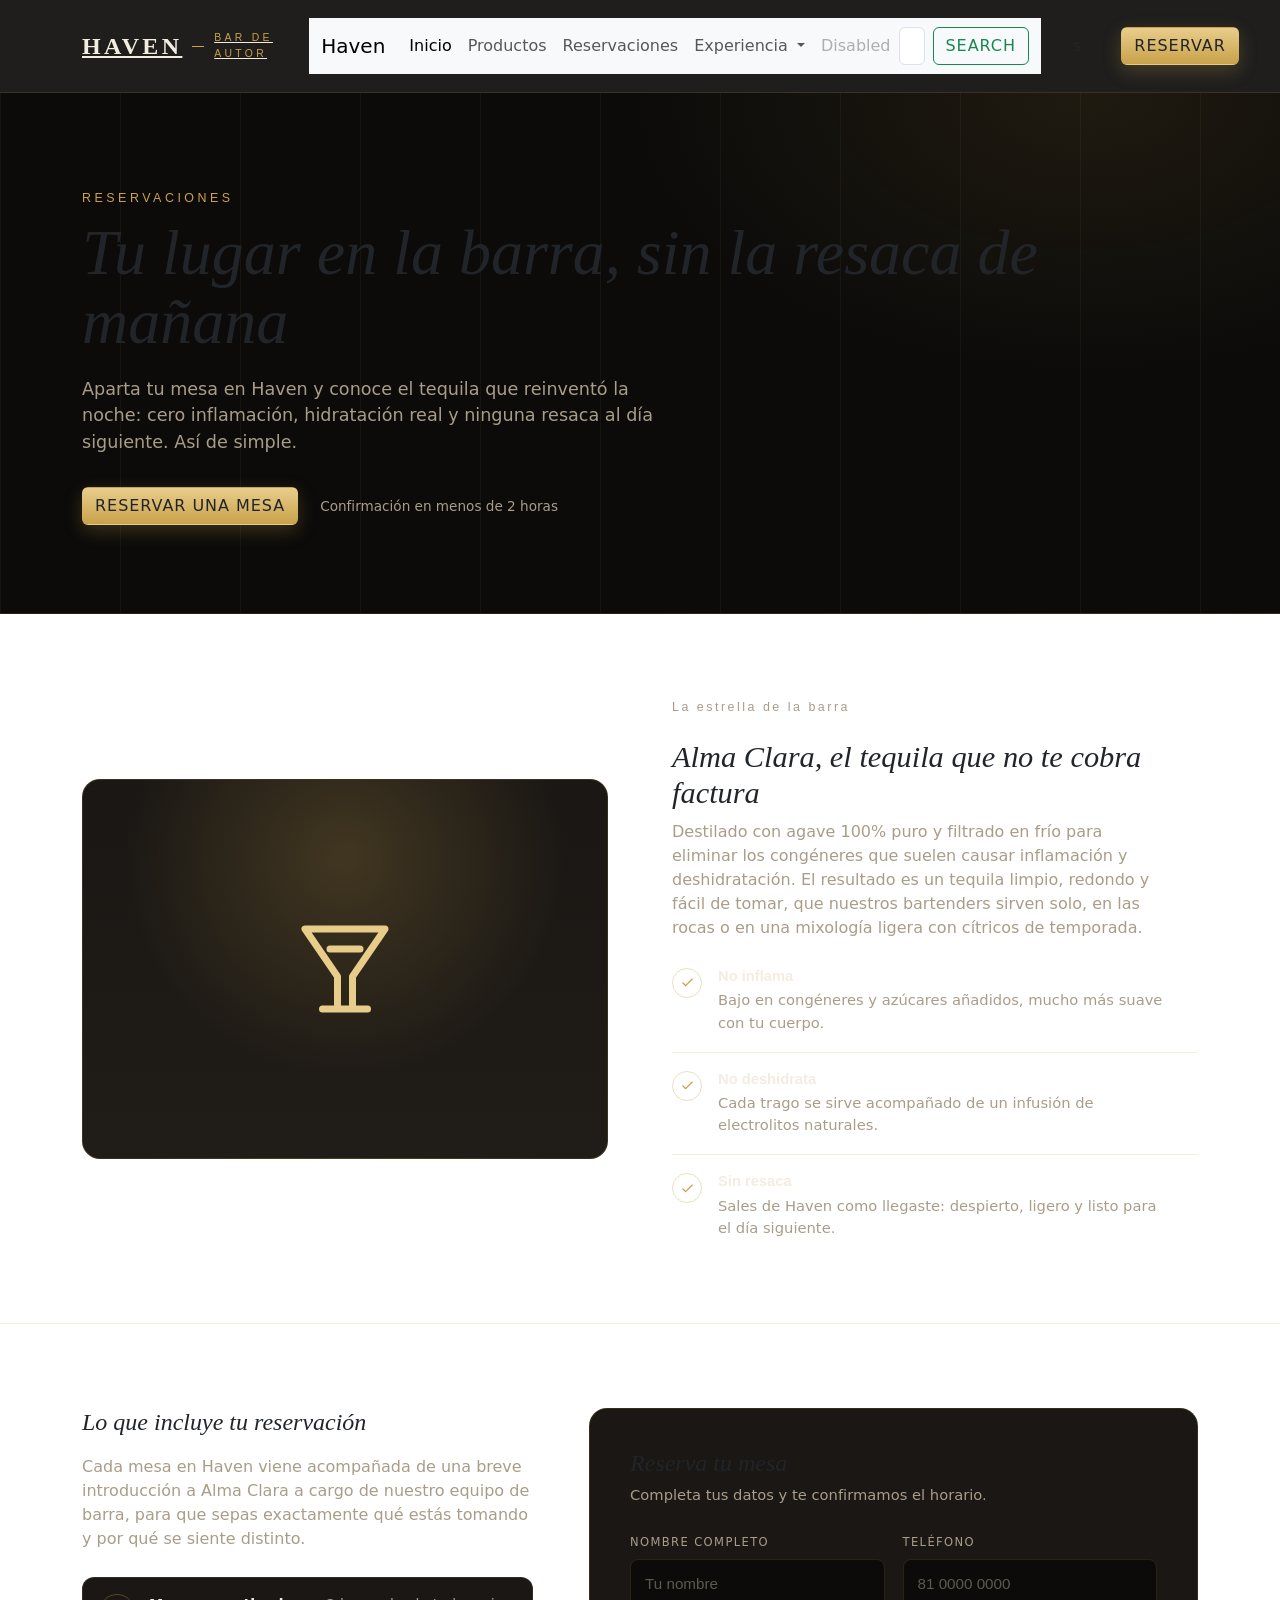
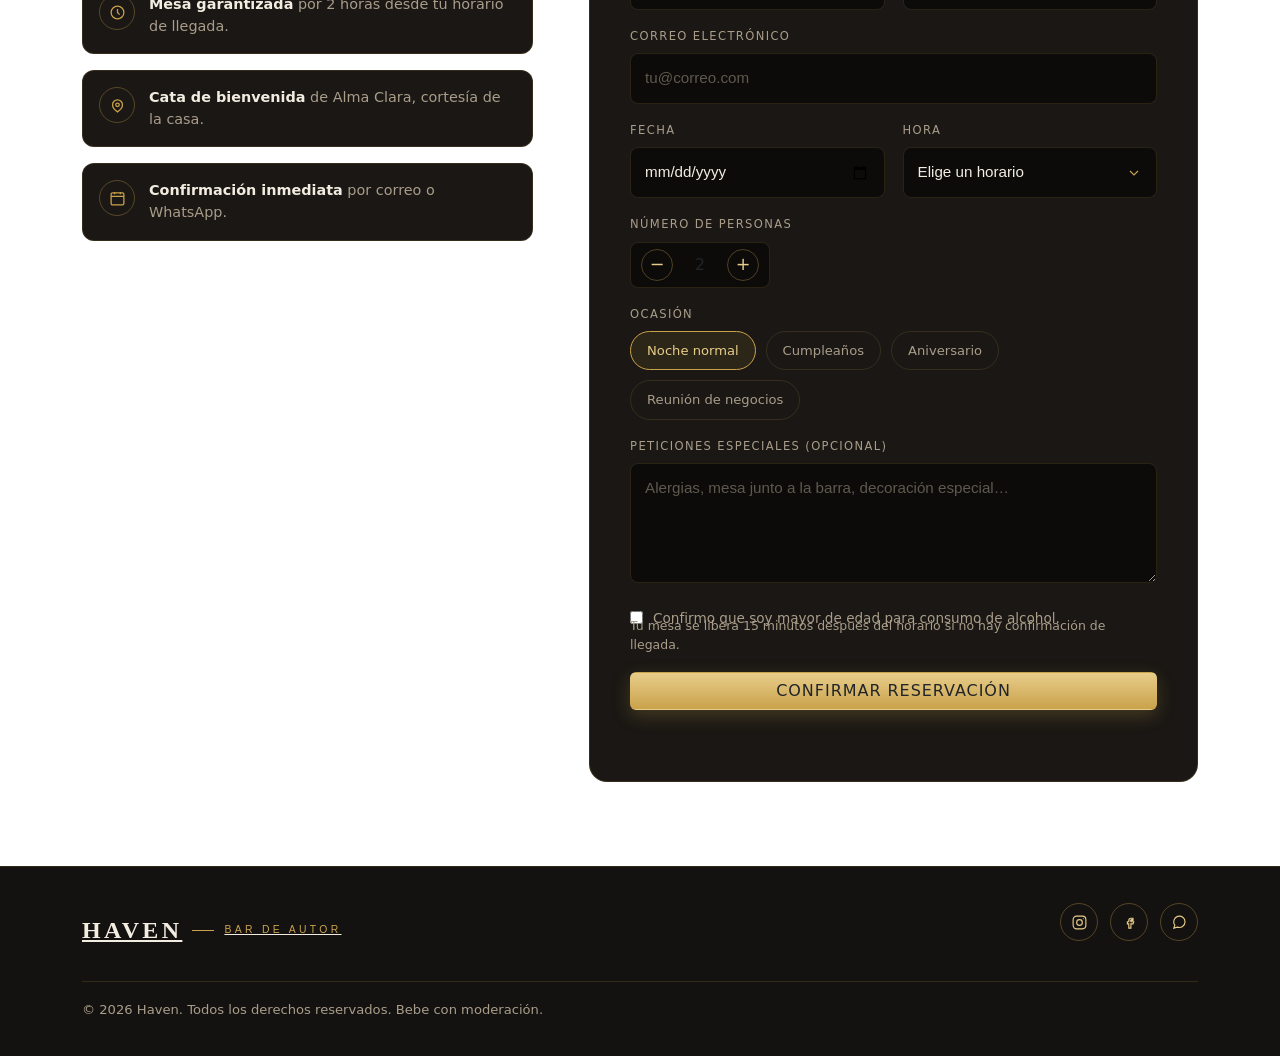
<file: reservaciones.html>
<!DOCTYPE html>
<html lang="es">
<head>
<meta charset="UTF-8">
<meta name="viewport" content="width=device-width, initial-scale=1.0">
<title>Reservaciones — Haven</title>
<meta name="description" content="Reserva tu mesa en Haven, un bar de autor elegante y minimalista. Descubre nuestra experiencia, conoce la carta y disfruta de una noche única.">
<link rel="stylesheet" href="reservaciones.css">
<link href="https://cdn.jsdelivr.net/npm/bootstrap@5.3.8/dist/css/bootstrap.min.css"
rel="stylesheet">
</head>
<body>

<a href="#contenido" class="skip-link">Saltar al contenido</a>

<!-- ===================== ENCABEZADO ===================== -->
<header class="site-header">
  <div class="container header-inner">
    <a href="#" class="logo">
      <span class="logo-mark">HAVEN</span>
      <span class="logo-rule"></span>
      <span class="logo-sub">Bar de autor</span>
    </a>

  </head>
  <header>
<nav class="navbar navbar-expand-lg bg-body-tertiary">
  <div class="container-fluid">
    <a class="navbar-brand" href="#">Haven</a>
    <button class="navbar-toggler" type="button" data-bs-toggle="collapse" data-bs-target="#navbarSupportedContent" aria-controls="navbarSupportedContent" aria-expanded="false" aria-label="Toggle navigation">
      <span class="navbar-toggler-icon"></span>
    </button>
    <div class="collapse navbar-collapse" id="navbarSupportedContent">
      <ul class="navbar-nav me-auto mb-2 mb-lg-0">
        <li class="nav-item">
          <a class="nav-link active" aria-current="page" href="index.html">Inicio</a>
        </li>
        <li class="nav-item">
          <a class="nav-link" href="productos.html">Productos</a>
        </li>
         <li class="nav-item">
          <a class="nav-link" href="reservaciones.html">Reservaciones</a>
        </li>
        <li class="nav-item dropdown">
          <a class="nav-link dropdown-toggle" href="#" role="button" data-bs-toggle="dropdown" aria-expanded="false">
            Experiencia
          </a>
          <ul class="dropdown-menu">
            <li><a class="dropdown-item" href="experiencias.html">Catálogo</a></li>
            <li><a class="dropdown-item" href="#">Calendario</a></li>
            <li><hr class="dropdown-divider"></li>
            <li><a class="dropdown-item" href="#">Cotizar</a></li>
          </ul>
        </li>
        <li class="nav-item">
          <a class="nav-link disabled" aria-disabled="true">Disabled</a>
        </li>
      </ul>
      <form class="d-flex" role="search">
        <input class="form-control me-2" type="search" placeholder="Search" aria-label="Search"/>
        <button class="btn btn-outline-success" type="submit">Search</button>
      </form>
    </div>
  </div>
</nav>
</header> 
<body>s

    <a href="#form-reserva" class="btn btn-gold btn-reservar">Reservar</a>

    <button class="nav-toggle" aria-label="Abrir menú" aria-controls="nav-principal" aria-expanded="false">
      <span></span>
    </button>
  </div>
</header>

<main id="contenido">

  <!-- ===================== HERO ===================== -->
  <section class="reserva-hero">
    <div class="container reserva-hero-inner">
      <p class="eyebrow">Reservaciones</p>
      <h1>Tu lugar en la barra, sin la resaca de mañana</h1>
      <p class="lead">
        Aparta tu mesa en Haven y conoce el tequila que reinventó la noche:
        cero inflamación, hidratación real y ninguna resaca al día siguiente.
        Así de simple.
      </p>
      <div class="reserva-hero-actions">
        <a href="#form-reserva" class="btn btn-gold">Reservar una mesa</a>
        <span class="reserva-hero-note">Confirmación en menos de 2 horas</span>
      </div>
    </div>
  </section>

  <!-- ===================== BEBIDA ESTRELLA ===================== -->
  <section class="signature">
    <div class="container signature-grid">

      <div class="signature-glass">
        <svg viewBox="0 0 24 24" fill="none" stroke="currentColor" stroke-width="1.4" stroke-linecap="round" stroke-linejoin="round" style="color:var(--color-gold-light)">
          <path d="M4 4h16l-6.5 9.5V20h3v0H7.5v0h3v-6.5L4 4z"/>
          <path d="M9 8h6"/>
        </svg>
      </div>

      <div class="signature-copy">
        <p class="signature-tagline">La estrella de la barra</p>
        <h2>Alma Clara, el tequila que no te cobra factura</h2>
        <p>
          Destilado con agave 100% puro y filtrado en frío para eliminar los
          congéneres que suelen causar inflamación y deshidratación. El
          resultado es un tequila limpio, redondo y fácil de tomar, que
          nuestros bartenders sirven solo, en las rocas o en una mixología
          ligera con cítricos de temporada.
        </p>

        <div class="signature-traits">
          <div class="signature-trait">
            <span class="signature-trait-mark">
              <svg viewBox="0 0 24 24" fill="none" stroke="currentColor" stroke-width="2"><path d="M20 6 9 17l-5-5"/></svg>
            </span>
            <div>
              <h3>No inflama</h3>
              <p>Bajo en congéneres y azúcares añadidos, mucho más suave con tu cuerpo.</p>
            </div>
          </div>

          <div class="signature-trait">
            <span class="signature-trait-mark">
              <svg viewBox="0 0 24 24" fill="none" stroke="currentColor" stroke-width="2"><path d="M20 6 9 17l-5-5"/></svg>
            </span>
            <div>
              <h3>No deshidrata</h3>
              <p>Cada trago se sirve acompañado de un infusión de electrolitos naturales.</p>
            </div>
          </div>

          <div class="signature-trait">
            <span class="signature-trait-mark">
              <svg viewBox="0 0 24 24" fill="none" stroke="currentColor" stroke-width="2"><path d="M20 6 9 17l-5-5"/></svg>
            </span>
            <div>
              <h3>Sin resaca</h3>
              <p>Sales de Haven como llegaste: despierto, ligero y listo para el día siguiente.</p>
            </div>
          </div>
        </div>
      </div>

    </div>
  </section>

  <!-- ===================== RESERVACIÓN ===================== -->
  <section class="reserva-main">
    <div class="container reserva-grid">

      <aside class="reserva-aside">
        <h2>Lo que incluye tu reservación</h2>
        <p>
          Cada mesa en Haven viene acompañada de una breve introducción a
          Alma Clara a cargo de nuestro equipo de barra, para que sepas
          exactamente qué estás tomando y por qué se siente distinto.
        </p>

        <div class="reserva-perks">
          <div class="reserva-perk">
            <span class="reserva-perk-icon">
              <svg viewBox="0 0 24 24" fill="none" stroke="currentColor" stroke-width="1.8"><circle cx="12" cy="12" r="9"/><path d="M12 7v5l3 3"/></svg>
            </span>
            <p><strong>Mesa garantizada</strong> por 2 horas desde tu horario de llegada.</p>
          </div>
          <div class="reserva-perk">
            <span class="reserva-perk-icon">
              <svg viewBox="0 0 24 24" fill="none" stroke="currentColor" stroke-width="1.8"><path d="M12 21s-7-4.6-7-10a7 7 0 0 1 14 0c0 5.4-7 10-7 10z"/><circle cx="12" cy="11" r="2.5"/></svg>
            </span>
            <p><strong>Cata de bienvenida</strong> de Alma Clara, cortesía de la casa.</p>
          </div>
          <div class="reserva-perk">
            <span class="reserva-perk-icon">
              <svg viewBox="0 0 24 24" fill="none" stroke="currentColor" stroke-width="1.8"><rect x="3" y="4" width="18" height="17" rx="2"/><path d="M3 9h18M8 3v3M16 3v3"/></svg>
            </span>
            <p><strong>Confirmación inmediata</strong> por correo o WhatsApp.</p>
          </div>
        </div>
      </aside>

      <form class="reserva-form" id="form-reserva" novalidate>
        <h2>Reserva tu mesa</h2>
        <p class="reserva-form-sub">Completa tus datos y te confirmamos el horario.</p>

        <div class="form-row">
          <div class="field">
            <label for="nombre">Nombre completo</label>
            <input type="text" id="nombre" name="nombre" placeholder="Tu nombre" required>
          </div>
          <div class="field">
            <label for="telefono">Teléfono</label>
            <input type="tel" id="telefono" name="telefono" placeholder="81 0000 0000" required>
          </div>
        </div>

        <div class="field">
          <label for="correo">Correo electrónico</label>
          <input type="email" id="correo" name="correo" placeholder="tu@correo.com" required>
        </div>

        <div class="form-row">
          <div class="field">
            <label for="fecha">Fecha</label>
            <input type="date" id="fecha" name="fecha" required>
          </div>
          <div class="field">
            <label for="hora">Hora</label>
            <select id="hora" name="hora" required>
              <option value="" disabled selected>Elige un horario</option>
              <option>7:00 pm</option>
              <option>8:00 pm</option>
              <option>9:00 pm</option>
              <option>10:00 pm</option>
              <option>11:00 pm</option>
            </select>
          </div>
        </div>

        <div class="field">
          <label for="personas">Número de personas</label>
          <div class="stepper" role="group" aria-label="Número de personas">
            <button type="button" class="stepper-btn" id="restar" aria-label="Restar persona">−</button>
            <span class="stepper-value" id="valor-personas">2</span>
            <button type="button" class="stepper-btn" id="sumar" aria-label="Agregar persona">+</button>
          </div>
          <input type="hidden" id="personas" name="personas" value="2">
        </div>

        <div class="field">
          <label>Ocasión</label>
          <div class="chip-group">
            <div class="chip">
              <input type="radio" name="ocasion" id="ocasion-normal" value="Noche normal" checked>
              <label for="ocasion-normal">Noche normal</label>
            </div>
            <div class="chip">
              <input type="radio" name="ocasion" id="ocasion-cumple" value="Cumpleaños">
              <label for="ocasion-cumple">Cumpleaños</label>
            </div>
            <div class="chip">
              <input type="radio" name="ocasion" id="ocasion-aniversario" value="Aniversario">
              <label for="ocasion-aniversario">Aniversario</label>
            </div>
            <div class="chip">
              <input type="radio" name="ocasion" id="ocasion-negocios" value="Reunión de negocios">
              <label for="ocasion-negocios">Reunión de negocios</label>
            </div>
          </div>
        </div>

        <div class="field">
          <label for="notas">Peticiones especiales (opcional)</label>
          <textarea id="notas" name="notas" placeholder="Alergias, mesa junto a la barra, decoración especial…"></textarea>
        </div>

        <label class="field-check">
          <input type="checkbox" required>
          Confirmo que soy mayor de edad para consumo de alcohol.
        </label>
        <p class="field-hint">Tu mesa se libera 15 minutos después del horario si no hay confirmación de llegada.</p>

        <button type="submit" class="btn btn-gold btn-block">Confirmar reservación</button>
        <p class="form-status" id="form-status" role="status"></p>
      </form>

    </div>
  </section>

</main>

<!-- ===================== PIE DE PÁGINA ===================== -->
<footer class="site-footer">
  <div class="container footer-inner">
    <a href="#" class="logo">
      <span class="logo-mark">HAVEN</span>
      <span class="logo-rule"></span>
      <span class="logo-sub">Bar de autor</span>
    </a>

    <ul class="social-list">
      <li><a href="#" aria-label="Instagram">
        <svg viewBox="0 0 24 24" fill="none" stroke="currentColor" stroke-width="1.6"><rect x="3" y="3" width="18" height="18" rx="5"/><circle cx="12" cy="12" r="4"/><circle cx="17.3" cy="6.7" r="0.8" fill="currentColor" stroke="none"/></svg>
      </a></li>
      <li><a href="#" aria-label="Facebook">
        <svg viewBox="0 0 24 24" fill="none" stroke="currentColor" stroke-width="1.6"><path d="M14 9h3V6h-3c-1.7 0-3 1.3-3 3v2H9v3h2v6h3v-6h3l1-3h-4V9c0-.6.4-1 1-1z"/></svg>
      </a></li>
      <li><a href="#" aria-label="WhatsApp">
        <svg viewBox="0 0 24 24" fill="none" stroke="currentColor" stroke-width="1.6"><path d="M4 20l1.4-4.2A8 8 0 1 1 9 18.5L4 20z"/></svg>
      </a></li>
    </ul>

    <p class="copyright">&copy; 2026 Haven. Todos los derechos reservados. Bebe con moderación.</p>
  </div>
</footer>

<script>
  // Menú móvil
  const navToggle = document.querySelector('.nav-toggle');
  const nav = document.getElementById('nav-principal');
  navToggle.addEventListener('click', () => {
    const abierto = nav.classList.toggle('is-open');
    navToggle.setAttribute('aria-expanded', abierto);
  });

  // Contador de personas
  const valor = document.getElementById('valor-personas');
  const inputPersonas = document.getElementById('personas');
  const min = 1, max = 12;
  document.getElementById('sumar').addEventListener('click', () => {
    let n = Math.min(max, parseInt(valor.textContent) + 1);
    valor.textContent = n;
    inputPersonas.value = n;
  });
  document.getElementById('restar').addEventListener('click', () => {
    let n = Math.max(min, parseInt(valor.textContent) - 1);
    valor.textContent = n;
    inputPersonas.value = n;
  });

  // Envío del formulario (demo, sin backend)
  const form = document.getElementById('form-reserva');
  const status = document.getElementById('form-status');
  form.addEventListener('submit', (e) => {
    e.preventDefault();
    if (!form.checkValidity()) {
      form.reportValidity();
      return;
    }
    status.textContent = '¡Reservación recibida! Te confirmamos por correo en breve.';
    form.reset();
    valor.textContent = '2';
    inputPersonas.value = '2';
  });
</script>
<script

src="https://cdn.jsdelivr.net/npm/bootstr
ap@5.3.0/dist/js/bootstrap.bundle.min.j

s"></script>

</body>
</html>
</file>
<file: estilos.css>
h1 {
font-family: 'Playfair Display', serif;
font-size: 48px;
font-weight: 700;
color: #E8CD8A;
text-align: center;
letter-spacing: 2px;
text-transform: uppercase;
}


body {
    font-family: "Montserrat", sans-serif;
}

h1 {
    font-family: "Playfair Display", serif;
    color: #F3EDE1;
}

h2 {
    font-family: "Playfair Display", serif;
    color: #E8CD8A;
}

h3 {
    font-family: "Playfair Display", serif;
    color: #E8CD8A;
}

p {
    font-family: "Montserrat", sans-serif;
    color: #A99D8A;
}

ul {
    font-family: "Montserrat", sans-serif;
    color: #A99D8A;
}

ol {
    font-family: "Montserrat", sans-serif;
    color: #A99D8A;
}

table {
    font-family: "Montserrat", sans-serif;
}


/* IMPORTAR FUENTE */

@import url('https://fonts.googleapis.com/css2?family=Playfair+Display:wght@400;500;600;700&display=swap');


/* RESETEO GENERAL */

•⁠  ⁠{
    box-sizing: border-box;
    margin: 0;
    padding: 0;
}


/* ESTILOS GENERALES */

body {
    font-family: 'Playfair Display', serif;
    background-color: #0C0B0A;
    color: #F3EDE1;
    line-height: 1.6;
}


/* HEADER */

header {
    background-color: #141210;
    padding: 45px 10%;
    margin-bottom: 40px;
    border-bottom: 5px solid #C9A24B;
}


/* TÍTULO PRINCIPAL */

h1 {
    font-size: 48px;
    font-weight: 700;
    color: #F3EDE1;
    text-align: center;
    letter-spacing: 3px;
    text-transform: uppercase;
    padding: 15px;
}


/* TÍTULOS SECUNDARIOS */

h2 {
    font-size: 32px;
    font-weight: 700;
    color: #E8CD8A;
    text-align: center;
    margin-bottom: 35px;
    padding-bottom: 12px;
    border-bottom: 3px solid #C9A24B;
}


/* SECCIONES GENERALES */

section {
    width: 90%;
    max-width: 1100px;
    margin: 50px auto;
    padding: 50px;
}


/* SECCIÓN DE MENÚ */

.menu {
    background-color: #1A1714;
    border: 2px solid #C9A24B;
    border-radius: 12px;
}


/* TABLA DEL MENÚ */

table {
    width: 100%;
    border-collapse: collapse;
    margin-top: 25px;
    background-color: #1A1714;
    border: 2px solid #C9A24B;
    border-radius: 8px;
    overflow: hidden;
}


/* ENCABEZADO DE LA TABLA */

th {
    background-color: #C9A24B;
    color: #0C0B0A;
    font-size: 20px;
    padding: 18px;
    text-align: left;
    letter-spacing: 1px;
}


/* CELDAS DE LA TABLA */

td {
    color: #F3EDE1;
    padding: 18px;
    border-bottom: 1px solid #4A4033;
    font-size: 17px;
}


/* ÚLTIMA FILA */

tr:last-child td {
    border-bottom: none;
}


/* EFECTO AL PASAR EL CURSOR */

tbody tr:hover {
    background-color: #201C17;
}


/* SECCIÓN NOSOTROS */

.nosotros {
    background-color: #1A1714;
    border-left: 6px solid #C9A24B;
    border-right: 1px solid #4A4033;
    border-top: 1px solid #4A4033;
    border-bottom: 1px solid #4A4033;
    border-radius: 12px;
}


/* PÁRRAFOS */

p {
    font-size: 18px;
    color: #A99D8A;
    margin-bottom: 20px;
}


/* FOOTER */

footer {
    background-color: #141210;
    color: #F3EDE1;
    text-align: center;
    padding: 40px 10%;
    margin-top: 60px;
    border-top: 5px solid #C9A24B;
}


/* TEXTO DEL FOOTER */

footer p {
    color: #A99D8A;
    margin: 0;
}


/* DISEÑO RESPONSIVO */

@media (max-width: 768px) {

    header {
        padding: 30px 20px;
    }

    h1 {
        font-size: 36px;
    }

    h2 {
        font-size: 26px;
    }

    section {
        width: 95%;
        padding: 30px 20px;
    }

    table {
        font-size: 14px;
    }

    th,
    td {
        padding: 12px 10px;
    }
}
</file>
<file: estilos-contacto.css>
/* ---------- 1. Variables de marca ---------- */
:root {
  --color-bg:        #0c0b0a;
  --color-bg-alt:     #141210;
  --color-panel:      #1a1714;
  --color-panel-2:    #201c17;
  --color-gold:       #c9a24b;
  --color-gold-light: #e8cd8a;
  --color-gold-dim:   rgba(201, 162, 75, 0.35);
  --color-border:     rgba(201, 162, 75, 0.16);
  --color-text:       #f3ede1;
  --color-text-muted: #a99d8a;

  --font-display: 'Cormorant Garamond', Georgia, serif;
  --font-sans:    'Jost', 'Segoe UI', sans-serif;

  --radius-lg: 18px;
  --radius-md: 12px;
  --radius-sm: 8px;

  --container-w: 1200px;
}

/* ---------- 2. Reset base ---------- */
* { box-sizing: border-box; }
html { scroll-behavior: smooth; }
@media (prefers-reduced-motion: reduce) {
  html { scroll-behavior: auto; }
  * { animation-duration: 0.01ms !important; transition-duration: 0.01ms !important; }
}

body {
  margin: 0;
  background: var(--color-bg);
  color: var(--color-text);
  font-family: var(--font-sans);
  font-size: 16px;
  line-height: 1.6;
  -webkit-font-smoothing: antialiased;
}

h1, h2, h3 {
  font-family: var(--font-display);
  color: var(--color-text);
  margin: 0 0 0.5em;
  font-weight: 600;
}

p { margin: 0 0 1em; }

a {
  color: var(--color-gold-light);
  text-decoration: none;
}
a:hover { color: var(--color-gold); }

ul { list-style: none; margin: 0; padding: 0; }

img { max-width: 100%; display: block; }

.container {
  width: 100%;
  max-width: var(--container-w);
  margin: 0 auto;
  padding: 0 24px;
}

/* Enlace de accesibilidad: salta al contenido principal */
.skip-link {
  position: absolute;
  left: -999px;
  top: 0;
  background: var(--color-gold);
  color: #14120f;
  padding: 12px 20px;
  font-family: var(--font-sans);
  font-weight: 600;
  border-radius: 0 0 var(--radius-sm) 0;
  z-index: 1000;
}
.skip-link:focus {
  left: 0;
}

:focus-visible {
  outline: 2px solid var(--color-gold-light);
  outline-offset: 3px;
}

/* ---------- 3. Botones ---------- */
.btn {
  display: inline-flex;
  align-items: center;
  justify-content: center;
  padding: 13px 28px;
  border: none;
  border-radius: var(--radius-sm);
  font-family: var(--font-sans);
  font-weight: 600;
  font-size: 0.85rem;
  letter-spacing: 0.06em;
  text-transform: uppercase;
  cursor: pointer;
  transition: transform 0.2s ease, box-shadow 0.2s ease, background 0.2s ease;
}

.btn-gold {
  background: linear-gradient(180deg, var(--color-gold-light), var(--color-gold));
  color: #17140f;
  box-shadow: 0 6px 18px rgba(201, 162, 75, 0.25);
}
.btn-gold:hover {
  transform: translateY(-1px);
  box-shadow: 0 10px 24px rgba(201, 162, 75, 0.35);
  color: #17140f;
}
.btn-block { width: 100%; padding: 15px 28px; }

/* ---------- 4. Encabezado / navegación ---------- */
.site-header {
  position: sticky;
  top: 0;
  z-index: 100;
  background: rgba(12, 11, 10, 0.92);
  backdrop-filter: blur(8px);
  border-bottom: 1px solid var(--color-border);
}

.header-inner {
  display: flex;
  align-items: center;
  gap: 32px;
  padding-top: 18px;
  padding-bottom: 18px;
}

.logo {
  display: inline-flex;
  align-items: center;
  gap: 10px;
  font-family: var(--font-display);
  color: var(--color-text);
}
.logo-mark {
  font-size: 1.5rem;
  letter-spacing: 0.14em;
  font-weight: 600;
  color: var(--color-text);
}
.logo-rule {
  width: 22px;
  height: 1px;
  background: var(--color-gold);
}
.logo-sub {
  font-family: var(--font-sans);
  font-size: 0.65rem;
  letter-spacing: 0.32em;
  text-transform: uppercase;
  color: var(--color-gold);
}
.logo:hover .logo-mark,
.logo:hover .logo-sub { color: var(--color-gold-light); }

.main-nav { margin-left: auto; }
.main-nav ul {
  display: flex;
  gap: 30px;
}
.main-nav a {
  font-size: 0.82rem;
  font-weight: 500;
  letter-spacing: 0.08em;
  text-transform: uppercase;
  color: var(--color-text-muted);
  padding-bottom: 4px;
  border-bottom: 1px solid transparent;
}
.main-nav a:hover { color: var(--color-text); }
.main-nav a[aria-current="page"] {
  color: var(--color-gold-light);
  border-bottom-color: var(--color-gold);
}

.btn-reservar { margin-left: 8px; }

.nav-toggle {
  display: none;
  width: 40px;
  height: 40px;
  border: 1px solid var(--color-border);
  border-radius: var(--radius-sm);
  background: transparent;
  position: relative;
  cursor: pointer;
}
.nav-toggle span,
.nav-toggle span::before,
.nav-toggle span::after {
  content: '';
  position: absolute;
  left: 10px;
  right: 10px;
  height: 1.5px;
  background: var(--color-gold-light);
}
.nav-toggle span { top: 19px; }
.nav-toggle span::before { top: -7px; }
.nav-toggle span::after { top: 7px; }

/* ---------- 5. Intro de contacto ---------- */
.contact-intro {
  background: var(--color-bg-alt);
  border-bottom: 1px solid var(--color-border);
  padding: 64px 0;
}
.intro-grid {
  display: grid;
  grid-template-columns: 140px 1px 1fr;
  align-items: center;
  gap: 40px;
}
.intro-icon {
  width: 120px;
  height: 120px;
  display: flex;
  align-items: center;
  justify-content: center;
  border-radius: 50%;
  background: radial-gradient(circle, rgba(201,162,75,0.14), transparent 70%);
}
.intro-icon svg { width: 90px; height: 90px; }
.intro-grid::before {
  content: '';
  grid-column: 2;
  align-self: stretch;
  background: linear-gradient(180deg, transparent, var(--color-gold-dim), transparent);
}
.eyebrow {
  font-family: var(--font-sans);
  font-size: 0.78rem;
  letter-spacing: 0.28em;
  text-transform: uppercase;
  color: var(--color-gold);
  margin-bottom: 10px;
}
.contact-intro h1 {
  font-size: clamp(2.2rem, 4vw, 3.4rem);
  font-style: italic;
  font-weight: 500;
  margin-bottom: 14px;
}
.lead {
  color: var(--color-text-muted);
  font-size: 1.05rem;
  max-width: 46ch;
  margin-bottom: 0;
}

/* ---------- 6. Información + formulario ---------- */
.contact-main { padding: 80px 0; }
.contact-grid {
  display: grid;
  grid-template-columns: 0.85fr 1.15fr;
  gap: 56px;
  align-items: start;
}

.contact-info h2,
.contact-form h2 {
  font-size: 1.5rem;
  font-style: italic;
  font-weight: 500;
  margin-bottom: 28px;
}

.info-list { display: flex; flex-direction: column; gap: 22px; }
.info-item {
  display: flex;
  gap: 18px;
  align-items: flex-start;
  padding: 20px;
  background: var(--color-panel);
  border: 1px solid var(--color-border);
  border-radius: var(--radius-md);
}
.info-icon {
  flex: none;
  width: 44px;
  height: 44px;
  display: flex;
  align-items: center;
  justify-content: center;
  border-radius: 50%;
  border: 1px solid var(--color-gold-dim);
  color: var(--color-gold);
}
.info-icon svg { width: 20px; height: 20px; }
.info-text h3 {
  font-family: var(--font-sans);
  font-size: 0.72rem;
  letter-spacing: 0.14em;
  text-transform: uppercase;
  color: var(--color-gold-light);
  margin-bottom: 6px;
  font-weight: 600;
}
.info-text p { color: var(--color-text-muted); margin-bottom: 0; }
.info-text a { color: var(--color-text); }
.info-text a:hover { color: var(--color-gold-light); }

.schedule-list { display: flex; flex-direction: column; gap: 4px; }
.schedule-list li {
  display: flex;
  justify-content: space-between;
  gap: 16px;
  color: var(--color-text-muted);
  font-size: 0.92rem;
}
.schedule-list span:first-child { color: var(--color-text); }

/* Formulario */
.contact-form {
  background: var(--color-panel);
  border: 1px solid var(--color-border);
  border-radius: var(--radius-lg);
  padding: 36px;
}
.form-row {
  display: grid;
  grid-template-columns: 1fr 1fr;
  gap: 18px;
}
.field { margin-bottom: 18px; }
.field label {
  display: block;
  font-size: 0.72rem;
  letter-spacing: 0.12em;
  text-transform: uppercase;
  color: var(--color-text-muted);
  margin-bottom: 8px;
}
.field input,
.field select,
.field textarea {
  width: 100%;
  background: var(--color-bg);
  border: 1px solid var(--color-border);
  border-radius: var(--radius-sm);
  padding: 13px 14px;
  color: var(--color-text);
  font-family: var(--font-sans);
  font-size: 0.95rem;
}
.field input::placeholder,
.field textarea::placeholder { color: #5f594d; }
.field input:focus,
.field select:focus,
.field textarea:focus {
  border-color: var(--color-gold);
  outline: none;
  box-shadow: 0 0 0 3px rgba(201, 162, 75, 0.18);
}
.field textarea { resize: vertical; min-height: 120px; }

.field select {
  appearance: none;
  background-image: url("data:image/svg+xml,%3Csvg xmlns='http://www.w3.org/2000/svg' viewBox='0 0 24 24' fill='none' stroke='%23c9a24b' stroke-width='1.8'%3E%3Cpath d='m6 9 6 6 6-6'/%3E%3C/svg%3E");
  background-repeat: no-repeat;
  background-position: right 14px center;
  background-size: 16px;
  padding-right: 40px;
}

.form-status {
  margin: 14px 0 0;
  min-height: 1.2em;
  font-size: 0.88rem;
  color: var(--color-gold-light);
}

/* ---------- 7. Mapa ---------- */
.contact-map { padding: 0 0 80px; }
.map-frame {
  position: relative;
  height: 260px;
  border-radius: var(--radius-lg);
  border: 1px solid var(--color-border);
  background:
    linear-gradient(rgba(12,11,10,0.55), rgba(12,11,10,0.72)),
    repeating-linear-gradient(45deg, #201c17 0 2px, transparent 2px 40px),
    repeating-linear-gradient(-45deg, #201c17 0 2px, transparent 2px 40px);
  display: flex;
  flex-direction: column;
  align-items: center;
  justify-content: center;
  gap: 10px;
  overflow: hidden;
}
.map-pin { color: var(--color-gold); }
.map-pin svg { width: 34px; height: 34px; }
.map-caption {
  font-size: 0.85rem;
  color: var(--color-text-muted);
  margin: 0;
}

/* ---------- 8. Pie de página ---------- */
.site-footer {
  background: var(--color-bg-alt);
  border-top: 1px solid var(--color-border);
  padding: 36px 0;
}
.footer-inner {
  display: flex;
  align-items: center;
  gap: 24px;
  flex-wrap: wrap;
}
.social-list {
  display: flex;
  gap: 12px;
  margin-left: auto;
}
.social-list a {
  display: flex;
  align-items: center;
  justify-content: center;
  width: 38px;
  height: 38px;
  border-radius: 50%;
  border: 1px solid var(--color-gold-dim);
  color: var(--color-gold-light);
}
.social-list a:hover { background: var(--color-gold); color: #17140f; }
.social-list svg { width: 17px; height: 17px; }
.copyright {
  width: 100%;
  margin: 0;
  padding-top: 18px;
  border-top: 1px solid var(--color-border);
  font-size: 0.82rem;
  color: var(--color-text-muted);
}

/* ---------- 9. Botón de WhatsApp ---------- */

/* Botón dentro de "Información de contacto" */
.btn-whatsapp {
  margin-top: 24px;
  gap: 10px;
  width: 100%;
}
.btn-whatsapp i {
  font-size: 1.15rem;
}

/* Botón flotante (visible en toda la página, esquina inferior derecha) */
.whatsapp-float {
  position: fixed;
  right: 24px;
  bottom: 24px;
  z-index: 999;
  width: 58px;
  height: 58px;
  display: flex;
  align-items: center;
  justify-content: center;
  background: #25d366;
  color: #ffffff;
  border-radius: 50%;
  box-shadow: 0 8px 20px rgba(0, 0, 0, 0.4);
  font-size: 1.8rem;
  line-height: 1;
  transition: transform 0.2s ease, box-shadow 0.2s ease;
}
.whatsapp-float:hover {
  transform: translateY(-3px) scale(1.05);
  box-shadow: 0 12px 26px rgba(0, 0, 0, 0.5);
  color: #ffffff;
}
.whatsapp-float:focus-visible {
  outline: 2px solid var(--color-gold-light);
  outline-offset: 3px;
}

@media (max-width: 720px) {
  .whatsapp-float {
    right: 16px;
    bottom: 16px;
    width: 52px;
    height: 52px;
    font-size: 1.55rem;
  }
}

/* ---------- 10. Responsive ---------- */
@media (max-width: 900px) {
  .intro-grid { grid-template-columns: 1fr; text-align: center; }
  .intro-grid::before { display: none; }
  .intro-icon { margin: 0 auto; }
  .contact-grid { grid-template-columns: 1fr; }
}

@media (max-width: 720px) {
  .main-nav, .btn-reservar { display: none; }
  .nav-toggle { display: block; margin-left: auto; }

  .main-nav {
    display: block;
    position: absolute;
    top: 100%;
    left: 0;
    right: 0;
    background: var(--color-bg);
    border-bottom: 1px solid var(--color-border);
    max-height: 0;
    overflow: hidden;
    transition: max-height 0.25s ease;
  }
  .main-nav.is-open { max-height: 400px; }
  .main-nav ul { flex-direction: column; gap: 0; padding: 8px 24px 20px; }
  .main-nav a { display: block; padding: 12px 0; }

  .form-row { grid-template-columns: 1fr; }
  .footer-inner { justify-content: center; text-align: center; }
  .social-list { margin-left: 0; }
}
</file>
<file: experiencias.css>
/* ---------- 1. Variables de marca ---------- */
:root {
  --color-bg:        #0c0b0a;
  --color-bg-alt:     #141210;
  --color-panel:      #1a1714;
  --color-panel-2:    #201c17;
  --color-gold:       #c9a24b;
  --color-gold-light: #e8cd8a;
  --color-gold-dim:   rgba(201, 162, 75, 0.35);
  --color-border:     rgba(201, 162, 75, 0.16);
  --color-text:       #f3ede1;
  --color-text-muted: #a99d8a;

  --font-display: 'Cormorant Garamond', Georgia, serif;
  --font-sans:    'Jost', 'Segoe UI', sans-serif;

  --radius-lg: 18px;
  --radius-md: 12px;
  --radius-sm: 8px;

  --container-w: 1200px;
}

/* ---------- 2. Reset base ---------- */
* { box-sizing: border-box; }
html { scroll-behavior: smooth; }
@media (prefers-reduced-motion: reduce) {
  html { scroll-behavior: auto; }
  * { animation-duration: 0.01ms !important; transition-duration: 0.01ms !important; }
}

body {
  margin: 0;
  background: var(--color-bg);
  color: var(--color-text);
  font-family: var(--font-sans);
  font-size: 16px;
  line-height: 1.6;
  -webkit-font-smoothing: antialiased;
}

h1, h2, h3 {
  font-family: var(--font-display);
  color: var(--color-text);
  margin: 0 0 0.5em;
  font-weight: 600;
}

p { margin: 0 0 1em; }

a {
  color: var(--color-gold-light);
  text-decoration: none;
}
a:hover { color: var(--color-gold); }

ul { list-style: none; margin: 0; padding: 0; }

img { max-width: 100%; display: block; }

.container {
  width: 100%;
  max-width: var(--container-w);
  margin: 0 auto;
  padding: 0 24px;
}

.skip-link {
  position: absolute;
  left: -999px;
  top: 0;
  background: var(--color-gold);
  color: #14120f;
  padding: 12px 20px;
  font-family: var(--font-sans);
  font-weight: 600;
  border-radius: 0 0 var(--radius-sm) 0;
  z-index: 1000;
}
.skip-link:focus {
  left: 0;
}

:focus-visible {
  outline: 2px solid var(--color-gold-light);
  outline-offset: 3px;
}

/* ---------- 3. Botones ---------- */
.btn {
  display: inline-flex;
  align-items: center;
  justify-content: center;
  padding: 13px 28px;
  border: none;
  border-radius: var(--radius-sm);
  font-family: var(--font-sans);
  font-weight: 600;
  font-size: 0.85rem;
  letter-spacing: 0.06em;
  text-transform: uppercase;
  cursor: pointer;
  transition: transform 0.2s ease, box-shadow 0.2s ease, background 0.2s ease;
}

.btn-gold {
  background: linear-gradient(180deg, var(--color-gold-light), var(--color-gold));
  color: #17140f;
  box-shadow: 0 6px 18px rgba(201, 162, 75, 0.25);
}
.btn-gold:hover {
  transform: translateY(-1px);
  box-shadow: 0 10px 24px rgba(201, 162, 75, 0.35);
  color: #17140f;
}

.btn-outline {
  background: transparent;
  color: var(--color-gold-light);
  border: 1px solid var(--color-gold-dim);
}
.btn-outline:hover {
  border-color: var(--color-gold);
  color: var(--color-gold-light);
  transform: translateY(-1px);
}

.btn-block { width: 100%; padding: 15px 28px; }

/* ---------- 4. Encabezado / navegación ---------- */
.site-header {
  position: sticky;
  top: 0;
  z-index: 100;
  background: rgba(12, 11, 10, 0.92);
  backdrop-filter: blur(8px);
  border-bottom: 1px solid var(--color-border);
}

.header-inner {
  display: flex;
  align-items: center;
  gap: 32px;
  padding-top: 18px;
  padding-bottom: 18px;
}

.logo {
  display: inline-flex;
  align-items: center;
  gap: 10px;
  font-family: var(--font-display);
  color: var(--color-text);
}
.logo-mark {
  font-size: 1.5rem;
  letter-spacing: 0.14em;
  font-weight: 600;
  color: var(--color-text);
}
.logo-rule {
  width: 22px;
  height: 1px;
  background: var(--color-gold);
}
.logo-sub {
  font-family: var(--font-sans);
  font-size: 0.65rem;
  letter-spacing: 0.32em;
  text-transform: uppercase;
  color: var(--color-gold);
}
.logo:hover .logo-mark,
.logo:hover .logo-sub { color: var(--color-gold-light); }

.main-nav { margin-left: auto; }
.main-nav ul {
  display: flex;
  gap: 30px;
}
.main-nav a {
  font-size: 0.82rem;
  font-weight: 500;
  letter-spacing: 0.08em;
  text-transform: uppercase;
  color: var(--color-text-muted);
  padding-bottom: 4px;
  border-bottom: 1px solid transparent;
}
.main-nav a:hover { color: var(--color-text); }
.main-nav a[aria-current="page"] {
  color: var(--color-gold-light);
  border-bottom-color: var(--color-gold);
}

.btn-reservar { margin-left: 8px; }

.nav-toggle {
  display: none;
  width: 40px;
  height: 40px;
  border: 1px solid var(--color-border);
  border-radius: var(--radius-sm);
  background: transparent;
  position: relative;
  cursor: pointer;
}
.nav-toggle span,
.nav-toggle span::before,
.nav-toggle span::after {
  content: '';
  position: absolute;
  left: 10px;
  right: 10px;
  height: 1.5px;
  background: var(--color-gold-light);
}
.nav-toggle span { top: 19px; }
.nav-toggle span::before { top: -7px; }
.nav-toggle span::after { top: 7px; }

.eyebrow {
  font-family: var(--font-sans);
  font-size: 0.78rem;
  letter-spacing: 0.28em;
  text-transform: uppercase;
  color: var(--color-gold);
  margin-bottom: 10px;
}
.lead {
  color: var(--color-text-muted);
  font-size: 1.05rem;
  max-width: 46ch;
}

/* ---------- 5. Hero de experiencias ---------- */
.experience-hero {
  background: var(--color-bg-alt);
  border-bottom: 1px solid var(--color-border);
  padding: 88px 0 76px;
  text-align: center;
}
.hero-grid {
  max-width: 760px;
  margin: 0 auto;
}
.experience-hero .eyebrow { justify-content: center; }
.experience-hero h1 {
  font-size: clamp(2.3rem, 4.4vw, 3.6rem);
  font-style: italic;
  font-weight: 500;
  line-height: 1.15;
  margin-bottom: 18px;
}
.experience-hero .lead {
  margin: 0 auto;
  font-size: 1.1rem;
}

/* ---------- 6. Bebida estrella (spotlight) ---------- */
.spotlight {
  padding: 88px 0;
  border-bottom: 1px solid var(--color-border);
}
.spotlight-grid {
  display: grid;
  grid-template-columns: 0.8fr 1.2fr;
  gap: 64px;
  align-items: center;
}
.spotlight-visual {
  display: flex;
  align-items: center;
  justify-content: center;
  padding: 32px;
  background: radial-gradient(circle, rgba(201,162,75,0.12), transparent 70%);
  border-radius: var(--radius-lg);
}
.spotlight-visual svg { width: 180px; height: auto; }

.spotlight-content h2 {
  font-size: clamp(1.7rem, 2.6vw, 2.3rem);
  font-style: italic;
  font-weight: 500;
  margin-bottom: 20px;
}
.spotlight-content p {
  color: var(--color-text-muted);
  max-width: 56ch;
}

.chip-list {
  display: flex;
  flex-direction: column;
  gap: 14px;
  margin: 28px 0 32px;
}
.chip {
  display: flex;
  align-items: flex-start;
  gap: 14px;
  padding: 14px 16px;
  background: var(--color-panel);
  border: 1px solid var(--color-border);
  border-radius: var(--radius-md);
}
.chip svg {
  flex: none;
  width: 18px;
  height: 18px;
  margin-top: 2px;
  fill: none;
  stroke: var(--color-gold);
  stroke-width: 2;
  stroke-linecap: round;
  stroke-linejoin: round;
}
.chip-title {
  display: block;
  font-size: 0.95rem;
  font-weight: 600;
  color: var(--color-text);
}
.chip-sub {
  display: block;
  font-size: 0.85rem;
  color: var(--color-text-muted);
  margin-top: 2px;
}

.spotlight-actions {
  display: flex;
  flex-wrap: wrap;
  gap: 14px;
}

/* ---------- 7. Catálogo de experiencias ---------- */
.experience-catalog {
  padding: 88px 0;
  background: var(--color-bg-alt);
  border-bottom: 1px solid var(--color-border);
}
.experience-catalog > .container > .eyebrow { text-align: center; display: block; }
.experience-catalog h2 {
  text-align: center;
  font-size: clamp(1.6rem, 2.6vw, 2.2rem);
  font-style: italic;
  font-weight: 500;
  max-width: 34ch;
  margin: 0 auto 48px;
}

.experience-grid {
  display: grid;
  grid-template-columns: repeat(4, 1fr);
  gap: 22px;
}
.experience-card {
  padding: 28px 22px;
  background: var(--color-panel);
  border: 1px solid var(--color-border);
  border-radius: var(--radius-md);
}
.card-icon {
  width: 46px;
  height: 46px;
  display: flex;
  align-items: center;
  justify-content: center;
  border-radius: 50%;
  border: 1px solid var(--color-gold-dim);
  color: var(--color-gold);
  margin-bottom: 18px;
}
.card-icon svg {
  width: 22px;
  height: 22px;
  fill: none;
  stroke: currentColor;
  stroke-width: 1.8;
  stroke-linecap: round;
  stroke-linejoin: round;
}
.experience-card h3 {
  font-family: var(--font-sans);
  font-size: 0.95rem;
  letter-spacing: 0.02em;
  color: var(--color-gold-light);
  margin-bottom: 10px;
  font-weight: 600;
}
.experience-card p {
  color: var(--color-text-muted);
  font-size: 0.92rem;
  margin-bottom: 0;
}

/* ---------- 8. Testimonio ---------- */
.testimonial { padding: 88px 0; }
.testimonial-inner {
  max-width: 640px;
  margin: 0 auto;
  text-align: center;
}
.testimonial-quote {
  font-family: var(--font-display);
  font-style: italic;
  font-size: clamp(1.4rem, 2.4vw, 1.9rem);
  font-weight: 500;
  line-height: 1.4;
  color: var(--color-text);
  margin-bottom: 18px;
}
.testimonial-author {
  font-size: 0.85rem;
  letter-spacing: 0.06em;
  color: var(--color-gold);
  margin-bottom: 0;
}

/* ---------- CTA final ---------- */
.cta-band {
  padding: 80px 0;
  background: var(--color-panel-2);
  border-top: 1px solid var(--color-border);
  border-bottom: 1px solid var(--color-border);
}
.cta-inner {
  max-width: 560px;
  margin: 0 auto;
  text-align: center;
}
.cta-band h2 {
  font-size: clamp(1.8rem, 3vw, 2.4rem);
  font-style: italic;
  font-weight: 500;
  margin-bottom: 14px;
}
.cta-band .lead {
  margin: 0 auto 26px;
}

/* ---------- 9. Pie de página ---------- */
.site-footer {
  background: var(--color-bg-alt);
  border-top: 1px solid var(--color-border);
  padding: 36px 0;
}
.footer-inner {
  display: flex;
  align-items: center;
  gap: 24px;
  flex-wrap: wrap;
}
.social-list {
  display: flex;
  gap: 12px;
  margin-left: auto;
}
.social-list a {
  display: flex;
  align-items: center;
  justify-content: center;
  width: 38px;
  height: 38px;
  border-radius: 50%;
  border: 1px solid var(--color-gold-dim);
  color: var(--color-gold-light);
}
.social-list a:hover { background: var(--color-gold); color: #17140f; }
.social-list svg { width: 17px; height: 17px; }
.copyright {
  width: 100%;
  margin: 0;
  padding-top: 18px;
  border-top: 1px solid var(--color-border);
  font-size: 0.82rem;
  color: var(--color-text-muted);
}

/* ---------- 10. Responsive ---------- */
@media (max-width: 900px) {
  .spotlight-grid { grid-template-columns: 1fr; }
  .spotlight-visual { max-width: 260px; margin: 0 auto; }
  .experience-grid { grid-template-columns: repeat(2, 1fr); }
}

@media (max-width: 720px) {
  .main-nav, .btn-reservar { display: none; }
  .nav-toggle { display: block; margin-left: auto; }

  .main-nav {
    display: block;
    position: absolute;
    top: 100%;
    left: 0;
    right: 0;
    background: var(--color-bg);
    border-bottom: 1px solid var(--color-border);
    max-height: 0;
    overflow: hidden;
    transition: max-height 0.25s ease;
  }
  .main-nav.is-open { max-height: 400px; }
  .main-nav ul { flex-direction: column; gap: 0; padding: 8px 24px 20px; }
  .main-nav a { display: block; padding: 12px 0; }

  .footer-inner { justify-content: center; text-align: center; }
  .social-list { margin-left: 0; }
}

@media (max-width: 560px) {
  .experience-grid { grid-template-columns: 1fr; }
  .spotlight-actions { flex-direction: column; }
  .spotlight-actions .btn { width: 100%; }
}
</file>
<file: reservaciones.css>
/* ==========================================================================
   HAVEN — Hoja de estilos de la página de Contacto
   Paleta: negro profundo + dorado, tipografía serif elegante + sans geométrica.
   Copia este contenido dentro de tu archivo "estilos.css". Si ya tienes
   variables :root definidas, fusiona los valores en vez de duplicarlos.
   ========================================================================== */

/* ---------- 1. Variables de marca ---------- */
:root {
  --color-bg:        #0c0b0a;
  --color-bg-alt:     #141210;
  --color-panel:      #1a1714;
  --color-panel-2:    #201c17;
  --color-gold:       #c9a24b;
  --color-gold-light: #e8cd8a;
  --color-gold-dim:   rgba(201, 162, 75, 0.35);
  --color-border:     rgba(201, 162, 75, 0.16);
  --color-text:       #f3ede1;
  --color-text-muted: #a99d8a;

  --font-display: 'Cormorant Garamond', Georgia, serif;
  --font-sans:    'Jost', 'Segoe UI', sans-serif;

  --radius-lg: 18px;
  --radius-md: 12px;
  --radius-sm: 8px;

  --container-w: 1200px;
}

/* ---------- 2. Reset base ---------- */
* { box-sizing: border-box; }
html { scroll-behavior: smooth; }
@media (prefers-reduced-motion: reduce) {
  html { scroll-behavior: auto; }
  * { animation-duration: 0.01ms !important; transition-duration: 0.01ms !important; }
}

body {
  margin: 0;
  background: var(--color-bg);
  color: var(--color-text);
  font-family: var(--font-sans);
  font-size: 16px;
  line-height: 1.6;
  -webkit-font-smoothing: antialiased;
}

h1, h2, h3 {
  font-family: var(--font-display);
  color: var(--color-text);
  margin: 0 0 0.5em;
  font-weight: 600;
}

p { margin: 0 0 1em; }

a {
  color: var(--color-gold-light);
  text-decoration: none;
}
a:hover { color: var(--color-gold); }

ul { list-style: none; margin: 0; padding: 0; }

img { max-width: 100%; display: block; }

.container {
  width: 100%;
  max-width: var(--container-w);
  margin: 0 auto;
  padding: 0 24px;
}

/* Enlace de accesibilidad: salta al contenido principal */
.skip-link {
  position: absolute;
  left: -999px;
  top: 0;
  background: var(--color-gold);
  color: #14120f;
  padding: 12px 20px;
  font-family: var(--font-sans);
  font-weight: 600;
  border-radius: 0 0 var(--radius-sm) 0;
  z-index: 1000;
}
.skip-link:focus {
  left: 0;
}

:focus-visible {
  outline: 2px solid var(--color-gold-light);
  outline-offset: 3px;
}

/* ---------- 3. Botones ---------- */
.btn {
  display: inline-flex;
  align-items: center;
  justify-content: center;
  padding: 13px 28px;
  border: none;
  border-radius: var(--radius-sm);
  font-family: var(--font-sans);
  font-weight: 600;
  font-size: 0.85rem;
  letter-spacing: 0.06em;
  text-transform: uppercase;
  cursor: pointer;
  transition: transform 0.2s ease, box-shadow 0.2s ease, background 0.2s ease;
}

.btn-gold {
  background: linear-gradient(180deg, var(--color-gold-light), var(--color-gold));
  color: #17140f;
  box-shadow: 0 6px 18px rgba(201, 162, 75, 0.25);
}
.btn-gold:hover {
  transform: translateY(-1px);
  box-shadow: 0 10px 24px rgba(201, 162, 75, 0.35);
  color: #17140f;
}
.btn-block { width: 100%; padding: 15px 28px; }

/* ---------- 4. Encabezado / navegación ---------- */
.site-header {
  position: sticky;
  top: 0;
  z-index: 100;
  background: rgba(12, 11, 10, 0.92);
  backdrop-filter: blur(8px);
  border-bottom: 1px solid var(--color-border);
}

.header-inner {
  display: flex;
  align-items: center;
  gap: 32px;
  padding-top: 18px;
  padding-bottom: 18px;
}

.logo {
  display: inline-flex;
  align-items: center;
  gap: 10px;
  font-family: var(--font-display);
  color: var(--color-text);
}
.logo-mark {
  font-size: 1.5rem;
  letter-spacing: 0.14em;
  font-weight: 600;
  color: var(--color-text);
}
.logo-rule {
  width: 22px;
  height: 1px;
  background: var(--color-gold);
}
.logo-sub {
  font-family: var(--font-sans);
  font-size: 0.65rem;
  letter-spacing: 0.32em;
  text-transform: uppercase;
  color: var(--color-gold);
}
.logo:hover .logo-mark,
.logo:hover .logo-sub { color: var(--color-gold-light); }

.main-nav { margin-left: auto; }
.main-nav ul {
  display: flex;
  gap: 30px;
}
.main-nav a {
  font-size: 0.82rem;
  font-weight: 500;
  letter-spacing: 0.08em;
  text-transform: uppercase;
  color: var(--color-text-muted);
  padding-bottom: 4px;
  border-bottom: 1px solid transparent;
}
.main-nav a:hover { color: var(--color-text); }
.main-nav a[aria-current="page"] {
  color: var(--color-gold-light);
  border-bottom-color: var(--color-gold);
}

.btn-reservar { margin-left: 8px; }

.nav-toggle {
  display: none;
  width: 40px;
  height: 40px;
  border: 1px solid var(--color-border);
  border-radius: var(--radius-sm);
  background: transparent;
  position: relative;
  cursor: pointer;
}
.nav-toggle span,
.nav-toggle span::before,
.nav-toggle span::after {
  content: '';
  position: absolute;
  left: 10px;
  right: 10px;
  height: 1.5px;
  background: var(--color-gold-light);
}
.nav-toggle span { top: 19px; }
.nav-toggle span::before { top: -7px; }
.nav-toggle span::after { top: 7px; }

/* ---------- 5. Intro de contacto ---------- */
.contact-intro {
  background: var(--color-bg-alt);
  border-bottom: 1px solid var(--color-border);
  padding: 64px 0;
}
.intro-grid {
  display: grid;
  grid-template-columns: 140px 1px 1fr;
  align-items: center;
  gap: 40px;
}
.intro-icon {
  width: 120px;
  height: 120px;
  display: flex;
  align-items: center;
  justify-content: center;
  border-radius: 50%;
  background: radial-gradient(circle, rgba(201,162,75,0.14), transparent 70%);
}
.intro-icon svg { width: 90px; height: 90px; }
.intro-grid::before {
  content: '';
  grid-column: 2;
  align-self: stretch;
  background: linear-gradient(180deg, transparent, var(--color-gold-dim), transparent);
}
.eyebrow {
  font-family: var(--font-sans);
  font-size: 0.78rem;
  letter-spacing: 0.28em;
  text-transform: uppercase;
  color: var(--color-gold);
  margin-bottom: 10px;
}
.contact-intro h1 {
  font-size: clamp(2.2rem, 4vw, 3.4rem);
  font-style: italic;
  font-weight: 500;
  margin-bottom: 14px;
}
.lead {
  color: var(--color-text-muted);
  font-size: 1.05rem;
  max-width: 46ch;
  margin-bottom: 0;
}

/* ---------- 6. Información + formulario ---------- */
.contact-main { padding: 80px 0; }
.contact-grid {
  display: grid;
  grid-template-columns: 0.85fr 1.15fr;
  gap: 56px;
  align-items: start;
}

.contact-info h2,
.contact-form h2 {
  font-size: 1.5rem;
  font-style: italic;
  font-weight: 500;
  margin-bottom: 28px;
}

.info-list { display: flex; flex-direction: column; gap: 22px; }
.info-item {
  display: flex;
  gap: 18px;
  align-items: flex-start;
  padding: 20px;
  background: var(--color-panel);
  border: 1px solid var(--color-border);
  border-radius: var(--radius-md);
}
.info-icon {
  flex: none;
  width: 44px;
  height: 44px;
  display: flex;
  align-items: center;
  justify-content: center;
  border-radius: 50%;
  border: 1px solid var(--color-gold-dim);
  color: var(--color-gold);
}
.info-icon svg { width: 20px; height: 20px; }
.info-text h3 {
  font-family: var(--font-sans);
  font-size: 0.72rem;
  letter-spacing: 0.14em;
  text-transform: uppercase;
  color: var(--color-gold-light);
  margin-bottom: 6px;
  font-weight: 600;
}
.info-text p { color: var(--color-text-muted); margin-bottom: 0; }
.info-text a { color: var(--color-text); }
.info-text a:hover { color: var(--color-gold-light); }

.schedule-list { display: flex; flex-direction: column; gap: 4px; }
.schedule-list li {
  display: flex;
  justify-content: space-between;
  gap: 16px;
  color: var(--color-text-muted);
  font-size: 0.92rem;
}
.schedule-list span:first-child { color: var(--color-text); }

/* Formulario */
.contact-form {
  background: var(--color-panel);
  border: 1px solid var(--color-border);
  border-radius: var(--radius-lg);
  padding: 36px;
}
.form-row {
  display: grid;
  grid-template-columns: 1fr 1fr;
  gap: 18px;
}
.field { margin-bottom: 18px; }
.field label {
  display: block;
  font-size: 0.72rem;
  letter-spacing: 0.12em;
  text-transform: uppercase;
  color: var(--color-text-muted);
  margin-bottom: 8px;
}
.field input,
.field select,
.field textarea {
  width: 100%;
  background: var(--color-bg);
  border: 1px solid var(--color-border);
  border-radius: var(--radius-sm);
  padding: 13px 14px;
  color: var(--color-text);
  font-family: var(--font-sans);
  font-size: 0.95rem;
}
.field input::placeholder,
.field textarea::placeholder { color: #5f594d; }
.field input:focus,
.field select:focus,
.field textarea:focus {
  border-color: var(--color-gold);
  outline: none;
  box-shadow: 0 0 0 3px rgba(201, 162, 75, 0.18);
}
.field textarea { resize: vertical; min-height: 120px; }

.field select {
  appearance: none;
  background-image: url("data:image/svg+xml,%3Csvg xmlns='http://www.w3.org/2000/svg' viewBox='0 0 24 24' fill='none' stroke='%23c9a24b' stroke-width='1.8'%3E%3Cpath d='m6 9 6 6 6-6'/%3E%3C/svg%3E");
  background-repeat: no-repeat;
  background-position: right 14px center;
  background-size: 16px;
  padding-right: 40px;
}

.form-status {
  margin: 14px 0 0;
  min-height: 1.2em;
  font-size: 0.88rem;
  color: var(--color-gold-light);
}

/* ---------- 7. Mapa ---------- */
.contact-map { padding: 0 0 80px; }
.map-frame {
  position: relative;
  height: 260px;
  border-radius: var(--radius-lg);
  border: 1px solid var(--color-border);
  background:
    linear-gradient(rgba(12,11,10,0.55), rgba(12,11,10,0.72)),
    repeating-linear-gradient(45deg, #201c17 0 2px, transparent 2px 40px),
    repeating-linear-gradient(-45deg, #201c17 0 2px, transparent 2px 40px);
  display: flex;
  flex-direction: column;
  align-items: center;
  justify-content: center;
  gap: 10px;
  overflow: hidden;
}
.map-pin { color: var(--color-gold); }
.map-pin svg { width: 34px; height: 34px; }
.map-caption {
  font-size: 0.85rem;
  color: var(--color-text-muted);
  margin: 0;
}

/* ---------- 8. Pie de página ---------- */
.site-footer {
  background: var(--color-bg-alt);
  border-top: 1px solid var(--color-border);
  padding: 36px 0;
}
.footer-inner {
  display: flex;
  align-items: center;
  gap: 24px;
  flex-wrap: wrap;
}
.social-list {
  display: flex;
  gap: 12px;
  margin-left: auto;
}
.social-list a {
  display: flex;
  align-items: center;
  justify-content: center;
  width: 38px;
  height: 38px;
  border-radius: 50%;
  border: 1px solid var(--color-gold-dim);
  color: var(--color-gold-light);
}
.social-list a:hover { background: var(--color-gold); color: #17140f; }
.social-list svg { width: 17px; height: 17px; }
.copyright {
  width: 100%;
  margin: 0;
  padding-top: 18px;
  border-top: 1px solid var(--color-border);
  font-size: 0.82rem;
  color: var(--color-text-muted);
}

/* ---------- 9. Responsive ---------- */
@media (max-width: 900px) {
  .intro-grid { grid-template-columns: 1fr; text-align: center; }
  .intro-grid::before { display: none; }
  .intro-icon { margin: 0 auto; }
  .contact-grid { grid-template-columns: 1fr; }
}

@media (max-width: 720px) {
  .main-nav, .btn-reservar { display: none; }
  .nav-toggle { display: block; margin-left: auto; }

  .main-nav {
    display: block;
    position: absolute;
    top: 100%;
    left: 0;
    right: 0;
    background: var(--color-bg);
    border-bottom: 1px solid var(--color-border);
    max-height: 0;
    overflow: hidden;
    transition: max-height 0.25s ease;
  }
  .main-nav.is-open { max-height: 400px; }
  .main-nav ul { flex-direction: column; gap: 0; padding: 8px 24px 20px; }
  .main-nav a { display: block; padding: 12px 0; }

  .form-row { grid-template-columns: 1fr; }
  .footer-inner { justify-content: center; text-align: center; }
  .social-list { margin-left: 0; }
}

/* ==========================================================================
   HAVEN — Adiciones para la página de Reservaciones
   Usa las mismas variables de marca definidas arriba (:root).
   ========================================================================== */

/* ---------- 10. Hero de reservaciones ---------- */
.reserva-hero {
  position: relative;
  padding: 96px 0 88px;
  background:
    radial-gradient(60% 90% at 85% 0%, rgba(201,162,75,0.10), transparent 60%),
    var(--color-bg);
  border-bottom: 1px solid var(--color-border);
  overflow: hidden;
}
.reserva-hero::before {
  content: '';
  position: absolute;
  inset: 0;
  background-image:
    repeating-linear-gradient(90deg, var(--color-border) 0 1px, transparent 1px 120px);
  opacity: 0.4;
  pointer-events: none;
}
.reserva-hero-inner {
  position: relative;
  max-width: 62ch;
}
.reserva-hero h1 {
  font-size: clamp(2.6rem, 5vw, 4.2rem);
  font-style: italic;
  font-weight: 500;
  line-height: 1.08;
  margin-bottom: 20px;
}
.reserva-hero .lead {
  max-width: 54ch;
  font-size: 1.1rem;
}
.reserva-hero-actions {
  display: flex;
  align-items: center;
  gap: 22px;
  margin-top: 32px;
}
.reserva-hero-note {
  font-size: 0.85rem;
  color: var(--color-text-muted);
}

/* ---------- 11. La bebida estrella ---------- */
.signature {
  padding: 84px 0;
  border-bottom: 1px solid var(--color-border);
}
.signature-grid {
  display: grid;
  grid-template-columns: 1fr 1fr;
  gap: 64px;
  align-items: center;
}
.signature-glass {
  position: relative;
  height: 380px;
  border-radius: var(--radius-lg);
  border: 1px solid var(--color-border);
  background:
    radial-gradient(circle at 50% 20%, rgba(201,162,75,0.22), transparent 55%),
    linear-gradient(180deg, var(--color-panel), var(--color-panel-2));
  display: flex;
  align-items: center;
  justify-content: center;
}
.signature-glass svg { width: 120px; height: 120px; }
.signature-copy h2 {
  font-size: 1.9rem;
  font-style: italic;
  font-weight: 500;
  margin-bottom: 8px;
}
.signature-tagline {
  font-family: var(--font-sans);
  font-size: 0.78rem;
  letter-spacing: 0.2em;
  color: var(--color-gold);
  margin-bottom: 22px;
}
.signature-copy p {
  color: var(--color-text-muted);
  max-width: 48ch;
}
.signature-traits {
  display: flex;
  flex-direction: column;
  gap: 18px;
  margin: 28px 0 0;
}
.signature-trait {
  display: flex;
  gap: 16px;
  align-items: flex-start;
  padding-bottom: 18px;
  border-bottom: 1px solid var(--color-border);
}
.signature-trait:last-child { border-bottom: none; padding-bottom: 0; }
.signature-trait-mark {
  flex: none;
  width: 30px;
  height: 30px;
  border-radius: 50%;
  border: 1px solid var(--color-gold-dim);
  color: var(--color-gold);
  display: flex;
  align-items: center;
  justify-content: center;
}
.signature-trait-mark svg { width: 15px; height: 15px; }
.signature-trait h3 {
  font-family: var(--font-sans);
  font-size: 0.92rem;
  font-weight: 600;
  color: var(--color-text);
  margin-bottom: 4px;
}
.signature-trait p { color: var(--color-text-muted); margin-bottom: 0; font-size: 0.92rem; }

/* ---------- 12. Formulario de reservación ---------- */
.reserva-main { padding: 84px 0; }
.reserva-grid {
  display: grid;
  grid-template-columns: 1fr 1.35fr;
  gap: 56px;
  align-items: start;
}
.reserva-aside h2 {
  font-size: 1.5rem;
  font-style: italic;
  font-weight: 500;
  margin-bottom: 18px;
}
.reserva-aside p { color: var(--color-text-muted); }

.reserva-perks { display: flex; flex-direction: column; gap: 16px; margin-top: 26px; }
.reserva-perk {
  display: flex;
  gap: 14px;
  align-items: flex-start;
  padding: 16px;
  background: var(--color-panel);
  border: 1px solid var(--color-border);
  border-radius: var(--radius-md);
}
.reserva-perk-icon {
  flex: none;
  width: 36px;
  height: 36px;
  border-radius: 50%;
  border: 1px solid var(--color-gold-dim);
  color: var(--color-gold);
  display: flex;
  align-items: center;
  justify-content: center;
}
.reserva-perk-icon svg { width: 17px; height: 17px; }
.reserva-perk p { color: var(--color-text-muted); margin-bottom: 0; font-size: 0.9rem; }
.reserva-perk strong { color: var(--color-text); font-weight: 600; }

.reserva-form {
  background: var(--color-panel);
  border: 1px solid var(--color-border);
  border-radius: var(--radius-lg);
  padding: 40px;
}
.reserva-form h2 {
  font-size: 1.5rem;
  font-style: italic;
  font-weight: 500;
  margin-bottom: 6px;
}
.reserva-form-sub {
  color: var(--color-text-muted);
  font-size: 0.92rem;
  margin-bottom: 28px;
}

/* Contador de personas */
.stepper {
  display: flex;
  align-items: center;
  gap: 14px;
  background: var(--color-bg);
  border: 1px solid var(--color-border);
  border-radius: var(--radius-sm);
  padding: 6px 10px;
  width: fit-content;
}
.stepper-btn {
  width: 32px;
  height: 32px;
  border-radius: 50%;
  border: 1px solid var(--color-gold-dim);
  background: transparent;
  color: var(--color-gold-light);
  font-size: 1.1rem;
  cursor: pointer;
  display: flex;
  align-items: center;
  justify-content: center;
  line-height: 1;
}
.stepper-btn:hover { background: var(--color-gold); color: #17140f; }
.stepper-value { min-width: 26px; text-align: center; font-size: 0.98rem; }

/* Ocasión: chips seleccionables */
.chip-group { display: flex; flex-wrap: wrap; gap: 10px; }
.chip {
  position: relative;
}
.chip input {
  position: absolute;
  opacity: 0;
  width: 1px;
  height: 1px;
}
.chip label {
  display: inline-flex;
  align-items: center;
  padding: 9px 16px;
  border: 1px solid var(--color-border);
  border-radius: 999px;
  font-size: 0.82rem;
  color: var(--color-text-muted);
  cursor: pointer;
  transition: border-color 0.2s ease, color 0.2s ease, background 0.2s ease;
  text-transform: none;
  letter-spacing: normal;
  margin-bottom: 0;
}
.chip input:checked + label {
  border-color: var(--color-gold);
  color: var(--color-gold-light);
  background: rgba(201, 162, 75, 0.1);
}
.chip input:focus-visible + label {
  outline: 2px solid var(--color-gold-light);
  outline-offset: 2px;
}

.field-hint {
  font-size: 0.78rem;
  color: var(--color-text-muted);
  margin-top: -12px;
  margin-bottom: 18px;
}
.field-check {
  display: flex;
  align-items: flex-start;
  gap: 10px;
  font-size: 0.85rem;
  color: var(--color-text-muted);
}
.field-check input { margin-top: 3px; accent-color: var(--color-gold); }

/* ---------- 13. Responsive adicional ---------- */
@media (max-width: 900px) {
  .signature-grid { grid-template-columns: 1fr; }
  .signature-glass { height: 260px; }
  .reserva-grid { grid-template-columns: 1fr; }
}

@media (max-width: 720px) {
  .reserva-hero { padding: 72px 0 56px; }
  .reserva-form { padding: 28px; }
  .reserva-hero-actions { flex-direction: column; align-items: flex-start; gap: 14px; }
}
</file>
